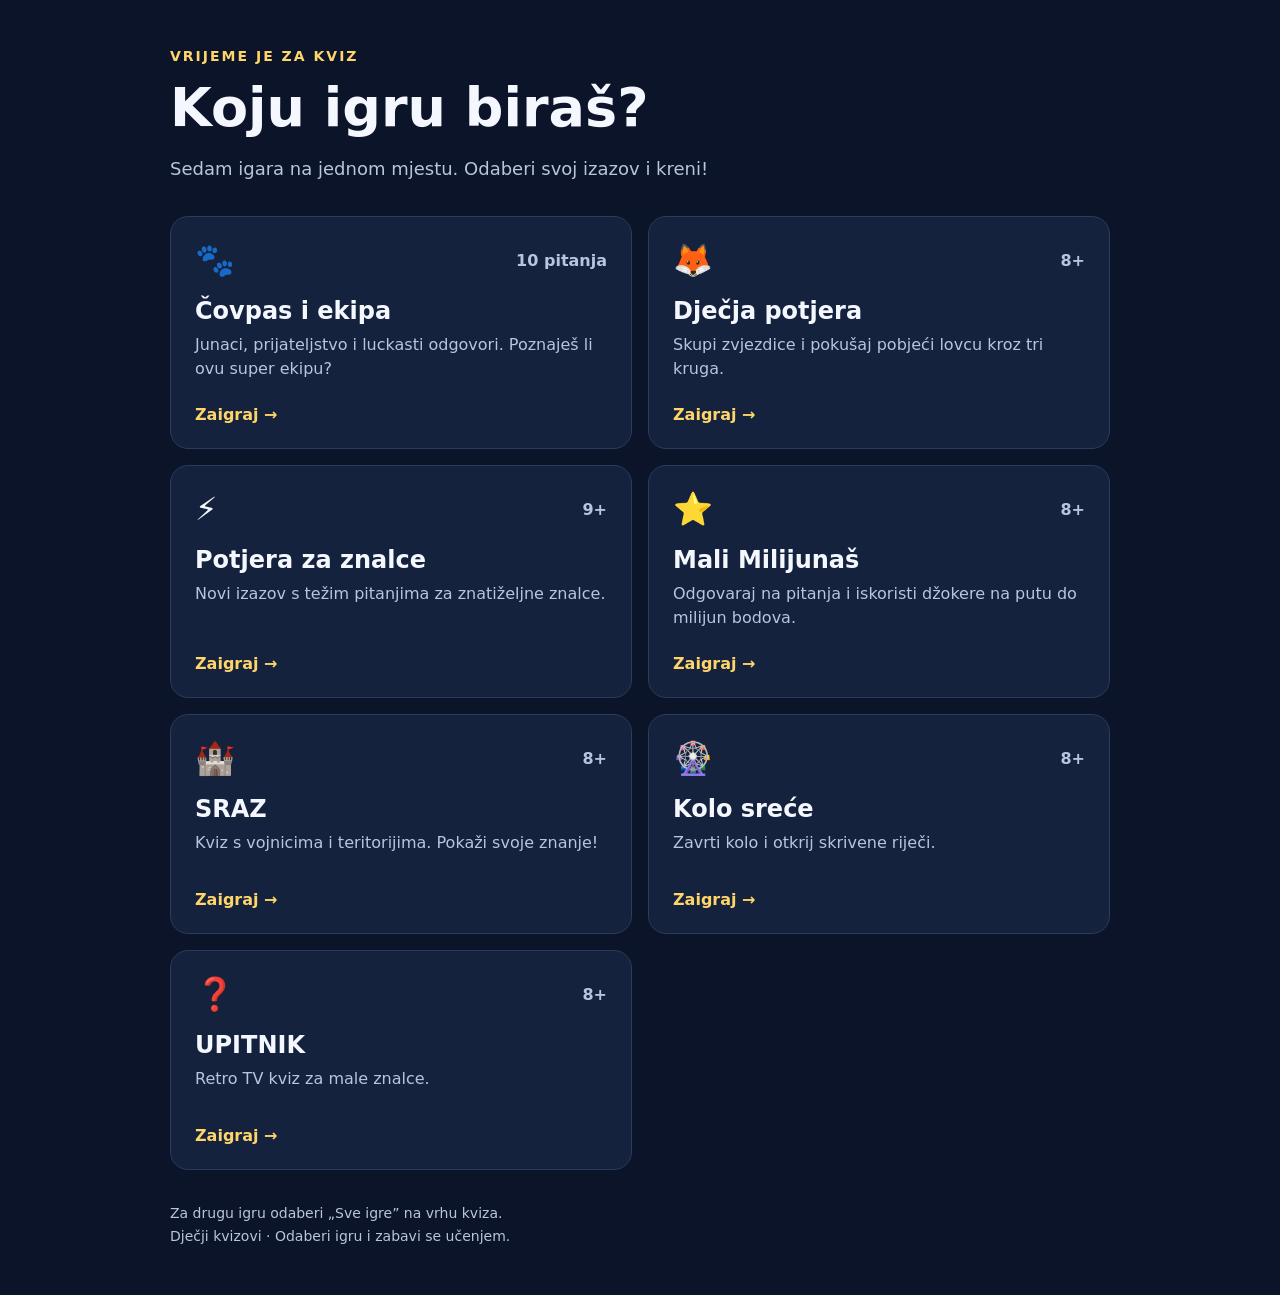
<file: index.html>
<!doctype html>
<html lang="hr"><head><meta charset="utf-8"><meta name="viewport" content="width=device-width,initial-scale=1"><title>Dječji kvizovi · Odaberi igru</title><style>
:root{color-scheme:dark;font-family:system-ui,sans-serif;background:#0b1429;color:#f5f7ff}*{box-sizing:border-box}body{margin:0}main{max-width:980px;margin:auto;padding:48px 20px}header{margin-bottom:32px}.label{color:#ffd56a;font-size:14px;font-weight:800;letter-spacing:2px}h1{font-size:clamp(32px,6vw,54px);line-height:1.1;margin:14px 0}header p{color:#b7c5dd;font-size:18px;line-height:1.6}.games{display:grid;grid-template-columns:repeat(2,minmax(0,1fr));gap:16px}.game{display:flex;flex-direction:column;padding:24px;background:#14223d;border:1px solid #2a3c5b;border-radius:18px;color:inherit;text-decoration:none;min-height:220px}.game:hover{border-color:#ffd56a;background:#1b2c49}.game:focus-visible{outline:3px solid #ffd56a;outline-offset:4px}.top{display:flex;align-items:center;justify-content:space-between}.icon{font-size:32px}.age{color:#b7c5dd;font-weight:700}h2{font-size:24px;margin:18px 0 8px}.game p{color:#b7c5dd;line-height:1.5;margin:0 0 24px}.play{margin-top:auto;color:#ffd56a;font-weight:800}footer{color:#b7c5dd;font-size:14px;line-height:1.6;margin-top:32px}@media(max-width:580px){main{padding:28px 16px}.games{grid-template-columns:1fr}.game{min-height:190px}}
</style></head><body><main><header><div class="label">VRIJEME JE ZA KVIZ</div><h1>Koju igru biraš?</h1><p>Sedam igara na jednom mjestu. Odaberi svoj izazov i kreni!</p></header><nav class="games" aria-label="Odabir kviza">
<a class="game" href="/djecji-kvizovi/covpas/"><div class="top"><span class="icon" aria-hidden="true">🐾</span><span class="age">10 pitanja</span></div><h2>Čovpas i ekipa</h2><p>Junaci, prijateljstvo i luckasti odgovori. Poznaješ li ovu super ekipu?</p><span class="play">Zaigraj →</span></a>
<a class="game" href="/djecji-kvizovi/potjera-8-plus/"><div class="top"><span class="icon" aria-hidden="true">🦊</span><span class="age">8+</span></div><h2>Dječja potjera</h2><p>Skupi zvjezdice i pokušaj pobjeći lovcu kroz tri kruga.</p><span class="play">Zaigraj →</span></a>
<a class="game" href="/djecji-kvizovi/9-plus/"><div class="top"><span class="icon" aria-hidden="true">⚡</span><span class="age">9+</span></div><h2>Potjera za znalce</h2><p>Novi izazov s težim pitanjima za znatiželjne znalce.</p><span class="play">Zaigraj →</span></a>
<a class="game" href="/djecji-kvizovi/milijunas-8-plus/"><div class="top"><span class="icon" aria-hidden="true">⭐</span><span class="age">8+</span></div><h2>Mali Milijunaš</h2><p>Odgovaraj na pitanja i iskoristi džokere na putu do milijun bodova.</p><span class="play">Zaigraj →</span></a>
<a class="game" href="/djecji-kvizovi/sraz-8-plus/"><div class="top"><span class="icon" aria-hidden="true">🏰</span><span class="age">8+</span></div><h2>SRAZ</h2><p>Kviz s vojnicima i teritorijima. Pokaži svoje znanje!</p><span class="play">Zaigraj →</span></a>
<a class="game" href="/djecji-kvizovi/kolo-srece/"><div class="top"><span class="icon" aria-hidden="true">🎡</span><span class="age">8+</span></div><h2>Kolo sreće</h2><p>Zavrti kolo i otkrij skrivene riječi.</p><span class="play">Zaigraj →</span></a>
<a class="game" href="/djecji-kvizovi/upitnik-8-plus/"><div class="top"><span class="icon" aria-hidden="true">❓</span><span class="age">8+</span></div><h2>UPITNIK</h2><p>Retro TV kviz za male znalce.</p><span class="play">Zaigraj →</span></a>
</nav><footer>Za drugu igru odaberi „Sve igre” na vrhu kviza.<br>Dječji kvizovi · Odaberi igru i zabavi se učenjem.</footer></main></body></html>
</file>
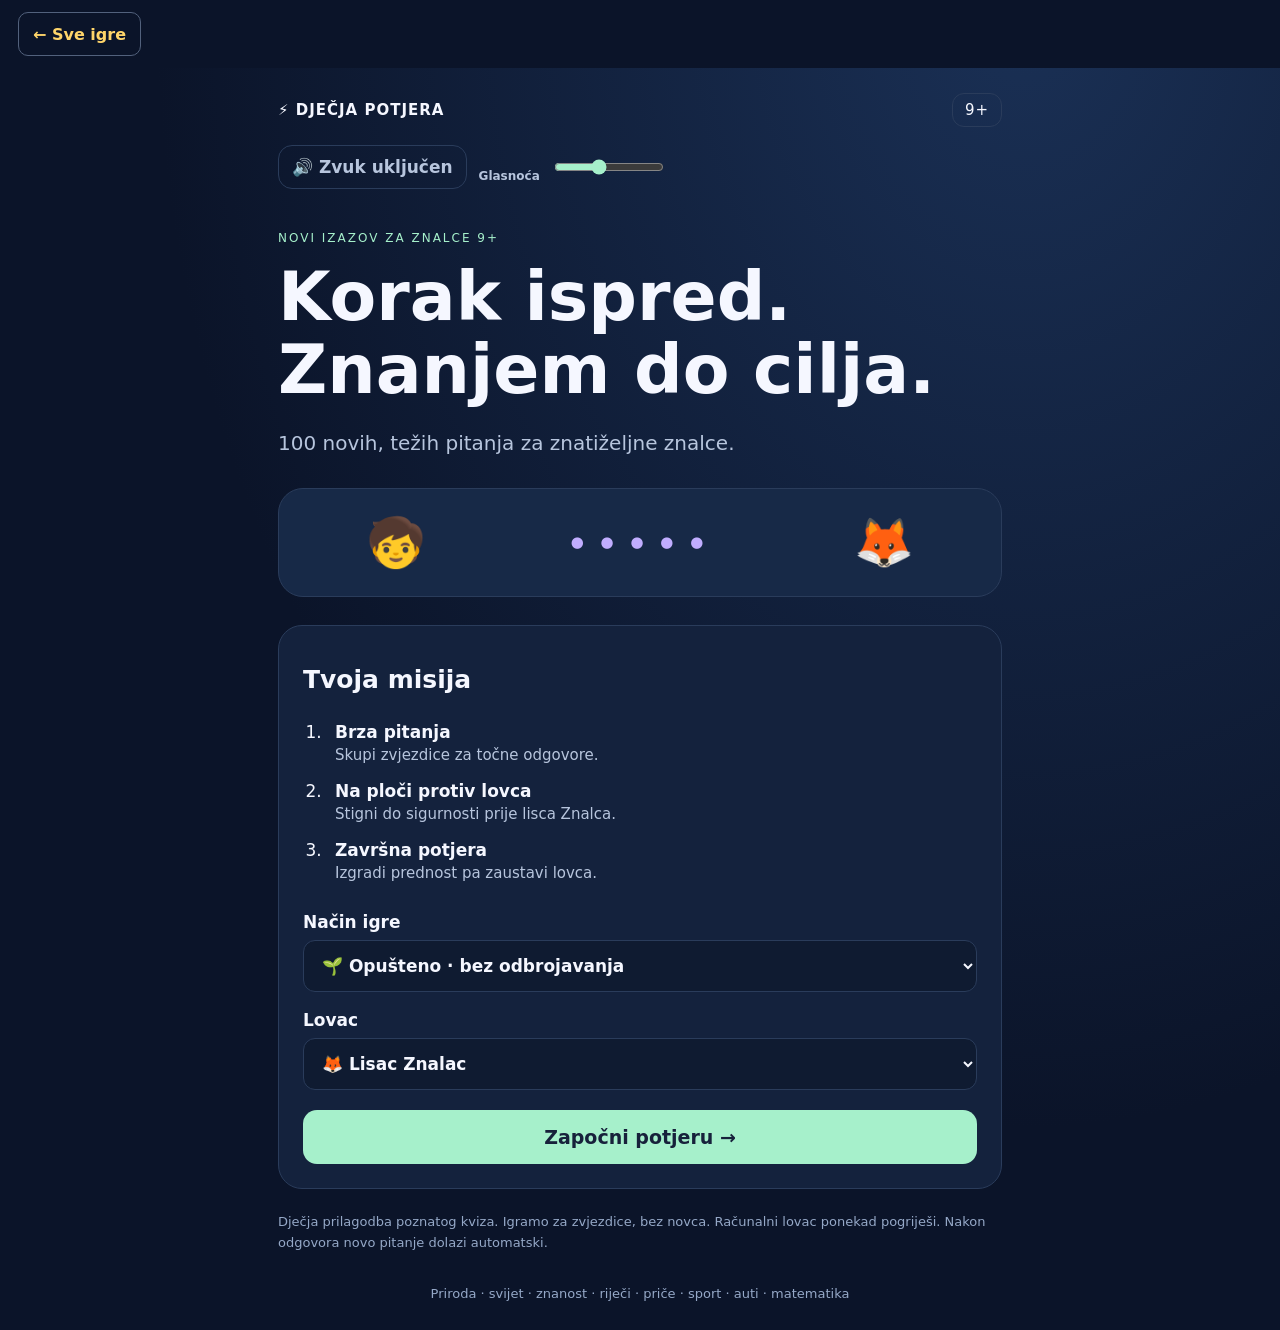
<file: 9-plus/index.html>
<!doctype html><html lang="hr"><head><meta charset="utf-8"><meta name="viewport" content="width=device-width,initial-scale=1"><title>Dječja Potjera 9+</title><link rel="stylesheet" href="style.css"></head><body><nav id="quiz-hub-return" aria-label="Povratak na izbor igre" style="display:block;position:relative;padding:12px 18px;background:#0b1429;text-align:left;font:700 16px system-ui;z-index:1"><a href="/djecji-kvizovi/" style="display:inline-flex;align-items:center;min-height:44px;padding:0 14px;border:1px solid #52617c;border-radius:10px;color:#ffd56a;text-decoration:none">← Sve igre</a></nav><main><header><b>⚡ DJEČJA POTJERA</b><span>9+</span></header><div class="soundbar"><button id="soundToggle" class="quiet" aria-pressed="true">🔊 Zvuk uključen</button><label for="soundVolume">Glasnoća</label><input id="soundVolume" type="range" min="0" max="100" value="40" aria-label="Glasnoća zvuka"></div><section id="home"><div class="eyebrow">NOVI IZAZOV ZA ZNALCE 9+</div><h1>Korak ispred.<br>Znanjem do cilja.</h1><p class="lead">100 novih, težih pitanja za znatiželjne znalce.</p><div class="hero"><span>🧒</span><div class="trail">● ● ● ● ●</div><span>🦊</span></div><div class="panel"><h2>Tvoja misija</h2><ol><li><b>Brza pitanja</b><small>Skupi zvjezdice za točne odgovore.</small></li><li><b>Na ploči protiv lovca</b><small>Stigni do sigurnosti prije lisca Znalca.</small></li><li><b>Završna potjera</b><small>Izgradi prednost pa zaustavi lovca.</small></li></ol><label>Način igre<select id="mode"><option value="calm">🌱 Opušteno · bez odbrojavanja</option><option value="timed">⚡ Izazov · 60 sekundi po brzoj rundi</option></select></label><label>Lovac<select id="difficulty"><option value="0.45">🦊 Lisac početnik</option><option value="0.65" selected>🦊 Lisac Znalac</option></select></label><button id="start" class="primary">Započni potjeru →</button></div><p class="note">Dječja prilagodba poznatog kviza. Igramo za zvjezdice, bez novca. Računalni lovac ponekad pogriješi. Nakon odgovora novo pitanje dolazi automatski.</p></section><section id="play" hidden><div class="status"><span id="phase"></span><b id="clock"></b><span id="stars"></span></div><div id="board" class="board" hidden></div><div id="race" hidden></div><div class="panel"><div class="qtop"><span id="category" class="pill"></span><button id="read" class="quiet">🔊 Pročitaj</button></div><h2 id="question"></h2><div id="answers"></div><div id="feedback" role="status" aria-live="polite"></div><button id="next" class="primary" hidden>Dalje →</button><button id="skip" class="quiet">Preskoči pitanje</button></div><button id="quit" class="quiet">⌂ Nova igra</button></section><section id="inter" class="panel" hidden><div id="interIcon" class="big">⭐</div><h2 id="interTitle"></h2><p id="interText"></p><div id="offers"></div><button id="continue" class="primary">Nastavi →</button></section><section id="end" class="panel" hidden><div id="endIcon" class="big"></div><h1 id="endTitle"></h1><p id="endText"></p><button id="again" class="primary">Igraj ponovno →</button></section><footer>Priroda · svijet · znanost · riječi · priče · sport · auti · matematika</footer></main><script src="data.js"></script><script src="sound.js"></script><script src="app.js"></script></body></html>
</file>
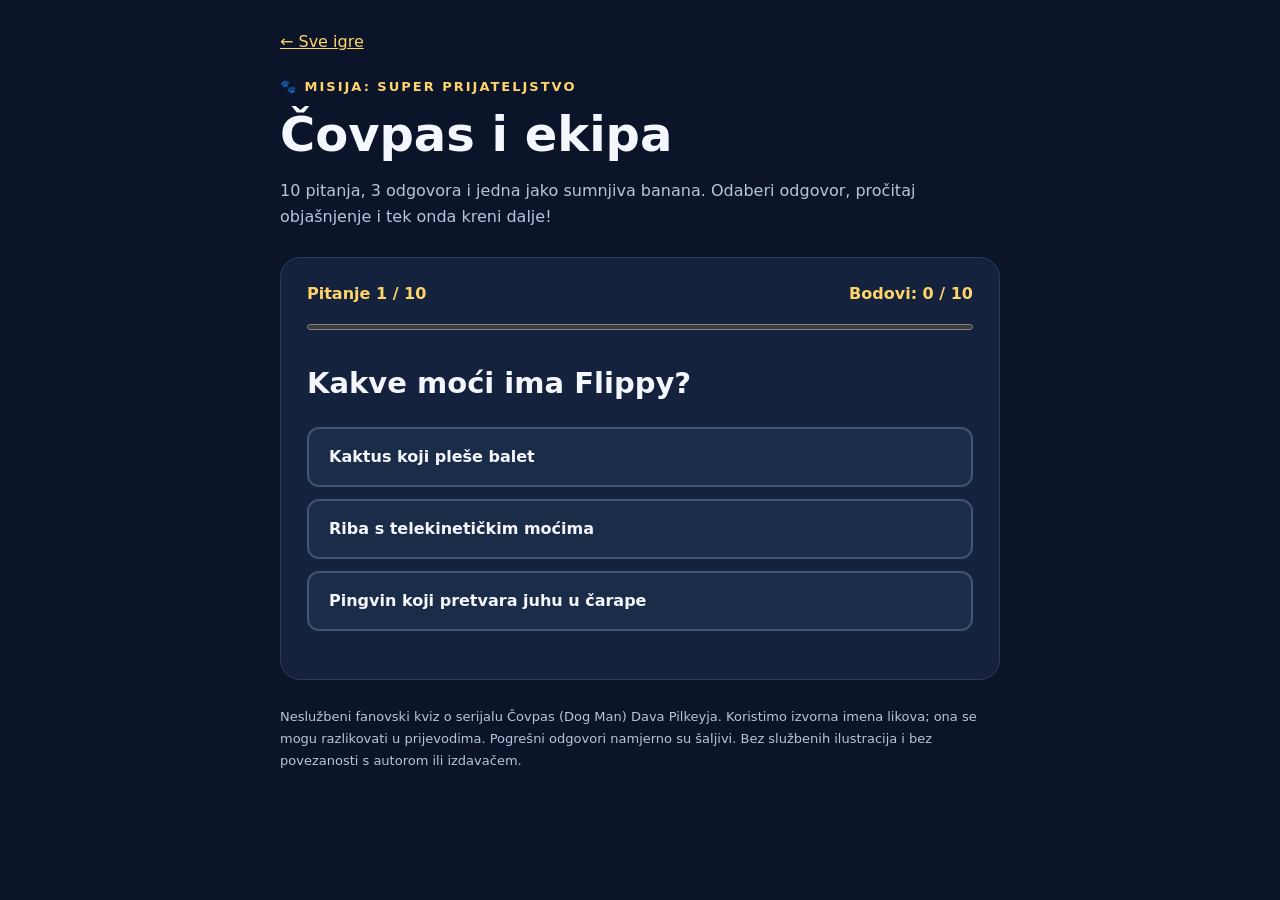
<file: covpas/index.html>
<!doctype html>
<html lang="hr">
<head><meta charset="utf-8"><meta name="viewport" content="width=device-width,initial-scale=1"><meta name="description" content="Čovpas i ekipa: deset veselih pitanja o junacima, prijateljstvu i supermoćima. Neslužbeni fanovski kviz."><title>Čovpas i ekipa · Dječji kvizovi</title>
<style>
:root{color-scheme:dark;font-family:system-ui,sans-serif;background:#0b1429;color:#f5f7ff}*{box-sizing:border-box}body{margin:0}main{max-width:760px;margin:auto;padding:32px 20px}a{color:#ffd56a}header{margin:28px 0}.label{color:#ffd56a;font-weight:800;letter-spacing:2px;font-size:13px}h1{font-size:clamp(32px,7vw,48px);margin:12px 0}p{line-height:1.6;color:#b7c5dd}.panel{background:#14223d;border:1px solid #2a3c5b;border-radius:20px;padding:26px}.stats{display:flex;justify-content:space-between;gap:12px;flex-wrap:wrap;font-weight:700;color:#ffd56a}progress{width:100%;height:12px;accent-color:#ffd56a;margin:18px 0}h2{font-size:clamp(23px,5vw,29px);line-height:1.35;margin:12px 0 24px}#choices{display:grid;gap:12px}button{font:inherit;line-height:1.5;cursor:pointer;border-radius:12px;min-height:58px;padding:16px 20px;overflow-wrap:anywhere}#choices button{text-align:left;background:#1b2c49;color:#f5f7ff;border:2px solid #405573;font-weight:650;width:100%}#choices button:hover:not(:disabled){border-color:#ffd56a}button:focus-visible,a:focus-visible{outline:3px solid #ffd56a;outline-offset:4px}#choices button:disabled{cursor:default;opacity:1}#choices button.correct{background:#163e36;border-color:#75e0b2}#choices button.wrong{background:#482a39;border-color:#ffa7bb}#feedback{line-height:1.65;margin:22px 0;color:#f5f7ff}#next,#replay{background:#ffd56a;color:#172039;border:0;font-weight:800;width:100%}#storage-warning{background:#413921;padding:14px;border-radius:12px;color:#ffe9ab}footer{font-size:13px;line-height:1.7;color:#b7c5dd;margin-top:26px}[hidden]{display:none!important}@media(max-width:450px){main{padding:24px 14px}.panel{padding:20px 16px}}
</style></head>
<body><main><a href="/djecji-kvizovi/">← Sve igre</a><header><div class="label">🐾 MISIJA: SUPER PRIJATELJSTVO</div><h1>Čovpas i ekipa</h1><p>10 pitanja, 3 odgovora i jedna jako sumnjiva banana. Odaberi odgovor, pročitaj objašnjenje i tek onda kreni dalje!</p></header>
<p id="storage-warning" role="status" hidden>Spremanje nije dostupno u ovom pregledniku. Možeš igrati, ali nakon osvježavanja stranice napredak se neće sačuvati.</p>
<section class="panel" aria-label="Kviz"><div class="stats"><span id="progress-label"></span><span id="score"></span></div><progress id="progress" max="10" value="0" aria-label="Broj odgovorenih pitanja"></progress>
<div id="round"><h2 id="question" tabindex="-1"></h2><div id="choices" aria-label="Ponuđeni odgovori"></div><p id="feedback" role="status" aria-live="polite"></p><button id="next" hidden>Sljedeće pitanje →</button></div>
<div id="result" hidden><h2 id="outcome" tabindex="-1"></h2><p id="summary"></p><p>Odgovorio/la si na svih 10 pitanja — banka je iscrpljena! Nema novih pitanja u ovoj igri. Samo ako želiš, ponovno odigraj istih deset u novom, izmiješanom redoslijedu.</p><button id="replay">Ponovno odigraj istih 10 pitanja ↻</button></div></section>
<footer>Neslužbeni fanovski kviz o serijalu Čovpas (Dog Man) Dava Pilkeyja. Koristimo izvorna imena likova; ona se mogu razlikovati u prijevodima. Pogrešni odgovori namjerno su šaljivi. Bez službenih ilustracija i bez povezanosti s autorom ili izdavačem.</footer><noscript><p>Za igru uključi JavaScript u pregledniku.</p></noscript></main>
<script>
'use strict';
const bank = [
 {q:'Tko je Čovpas?',a:['Policajac s ljudskim tijelom i psećom glavom','Pekar s glavom kroasana','Pas koji glumi semafor'],e:'Čovpas spaja ljudsko tijelo i pseću glavu. Bori se protiv zločina, ali pseće navike ne ostavlja kod kuće!'},
 {q:'Tko je Petey?',a:['Mačak izumitelj i nekadašnji protivnik','Hrčak koji popravlja oblake','Tajni kralj sendviča'],e:'Petey je mačak i izumitelj koji je bio Čovpasov protivnik. Njegova priča pokazuje da se i likovi mogu promijeniti.'},
 {q:"Kako je nastao Li’l Petey?",a:['Nastao je u Peteyjevu stroju za kloniranje','Izlegao se iz čokoladnog jajeta','Dostavila ga je leteća pizza'],e:"Li’l Petey nastao je Peteyjevim pokušajem kloniranja. Umjesto velike pomoći pojavio se mali mačić s velikim srcem!"},
 {q:"Koja osobina najbolje opisuje Li’l Peteyja?",a:['Dobrota: u svima vidi nešto dobro','Skuplja čarape samo lijevom šapom','Uvijek ljutito viče na brokulu'],e:"Li’l Petey je suosjećajan i u drugima traži dobro. Dobrota je njegova posebna supermoć."},
 {q:'Tko je 80-HD?',a:['Robot i prijatelj ekipe','Televizor koji jede kokice','Osamdeset hrčaka u baloneru'],e:"80-HD je robot i odan prijatelj Li’l Peteyja i Čovpasa. Prijateljstvo ne treba biti od krvi i mesa!"},
 {q:'Kakve moći ima Flippy?',a:['Riba s telekinetičkim moćima','Kaktus koji pleše balet','Pingvin koji pretvara juhu u čarape'],e:'Flippy je riba s telekinetičkim moćima: može pomicati stvari snagom uma. Peraje mu zato nisu prepreka!'},
 {q:'Tko je Chief?',a:['Šef policije','Glavni kušač sladoleda na Mjesecu','Kapetan podmornice od sira'],e:'Chief je šef policije, odnosno Čovpasov nadređeni. S takvim policajcem radni dan teško može biti dosadan.'},
 {q:'Čime se bavi Sarah Hatoff?',a:['Novinarka','Trenerica letećih krastavaca','Prodavačica nevidljivih šešira'],e:'Sarah Hatoff je novinarka koja izvještava o događajima. Dobra priča uvijek joj je blizu!'},
 {q:'Tko je Zuzu?',a:['Sarahina pudlica','Zmaj veličine papuče','Robot usisavač s brkovima'],e:'Zuzu je pudlica novinarke Sarah Hatoff. I mali pas ima svoje mjesto među velikim pustolovinama!'},
 {q:"Kako se zove ekipa Čovpasa, Li’l Peteyja i 80-HD-ja?",a:['Supa Buddies','Družina hrskavih papuča','Liga uspavanih banana'],e:'Njihova superherojska ekipa zove se Supa Buddies. Zajedno pokazuju koliko vrijede prijateljstvo i suradnja.'}
];
const KEY='djecji-kvizovi:covpas:session:v1';
const $=id=>document.getElementById(id);
function shuffle(items){const a=[...items];for(let i=a.length-1;i>0;i--){const j=Math.floor(Math.random()*(i+1));[a[i],a[j]]=[a[j],a[i]];}return a;}
function fresh(){return {order:shuffle(bank.map((_,i)=>i)),options:bank.map(()=>shuffle([0,1,2])),answers:Array(10).fill(null),index:0,score:0};}
function permutation(a,n){return Array.isArray(a)&&a.length===n&&new Set(a).size===n&&a.every(x=>Number.isInteger(x)&&x>=0&&x<n);}
function valid(s){return s&&permutation(s.order,10)&&Array.isArray(s.options)&&s.options.length===10&&s.options.every(a=>permutation(a,3))&&Number.isInteger(s.index)&&s.index>=0&&s.index<=10&&Array.isArray(s.answers)&&s.answers.length===10&&s.answers.every((a,i)=>(a===null||Number.isInteger(a)&&a>=0&&a<3)&&(i<s.index?a!==null:i>s.index?a===null:true))&&s.score===s.answers.filter(a=>a===0).length;}
function storageFailed(){$('storage-warning').hidden=false;}
let state;
try{const saved=JSON.parse(localStorage.getItem(KEY));state=valid(saved)?saved:fresh();}catch{storageFailed();state=fresh();}
function save(){try{localStorage.setItem(KEY,JSON.stringify(state));}catch{storageFailed();}}
function render(){
 const done=state.index===10;const answered=state.answers.filter(a=>a!==null).length;
 $('score').textContent=`Bodovi: ${state.score} / 10`;
 $('progress-label').textContent=done?'Misija završena!':`Pitanje ${state.index+1} / 10`;
 $('progress').value=answered;$('round').hidden=done;$('result').hidden=!done;
 if(done){$('outcome').textContent=state.score>=8?'🏅 Superšapa znanja!':state.score>=5?'🦴 Detektiv s dobrim njuhom!':'🍌 Junak na obuci — banana nije kriva!';$('summary').textContent=`Tvoj rezultat: ${state.score} / 10. ${state.score>=8?'Čak bi ti i 80-HD zapljeskao!':state.score>=5?'Još malo njuškanja i slučaj je riješen!':'Svaki junak nešto nauči. Li’l Petey navija za tebe!'}`;return;}
 const id=state.order[state.index],q=bank[id],chosen=state.answers[state.index];
 $('question').textContent=q.q;$('choices').replaceChildren();
 for(const option of state.options[id]){const b=document.createElement('button');b.textContent=q.a[option];b.disabled=chosen!==null;if(chosen!==null){if(option===0)b.className='correct';else if(option===chosen)b.className='wrong';}b.addEventListener('click',()=>answer(option));$('choices').append(b);}
 $('feedback').textContent=chosen===null?'':`${chosen===0?'✓ Točno!':'✗ Nije točno. Točan odgovor: '+q.a[0]+'.'} ${q.e}`;
 $('next').hidden=chosen===null;$('next').textContent=state.index===9?'Pogledaj rezultat →':'Sljedeće pitanje →';
}
function answer(option){if(state.index>=10||state.answers[state.index]!==null)return;state.answers[state.index]=option;if(option===0)state.score++;save();render();$('next').focus();}
$('next').addEventListener('click',()=>{if(state.index>=10||state.answers[state.index]===null)return;state.index++;save();render();$(state.index===10?'outcome':'question').focus();});
$('replay').addEventListener('click',()=>{if(state.index!==10)return;state=fresh();save();render();$('question').focus();});
save();render();
</script></body></html>
</file>
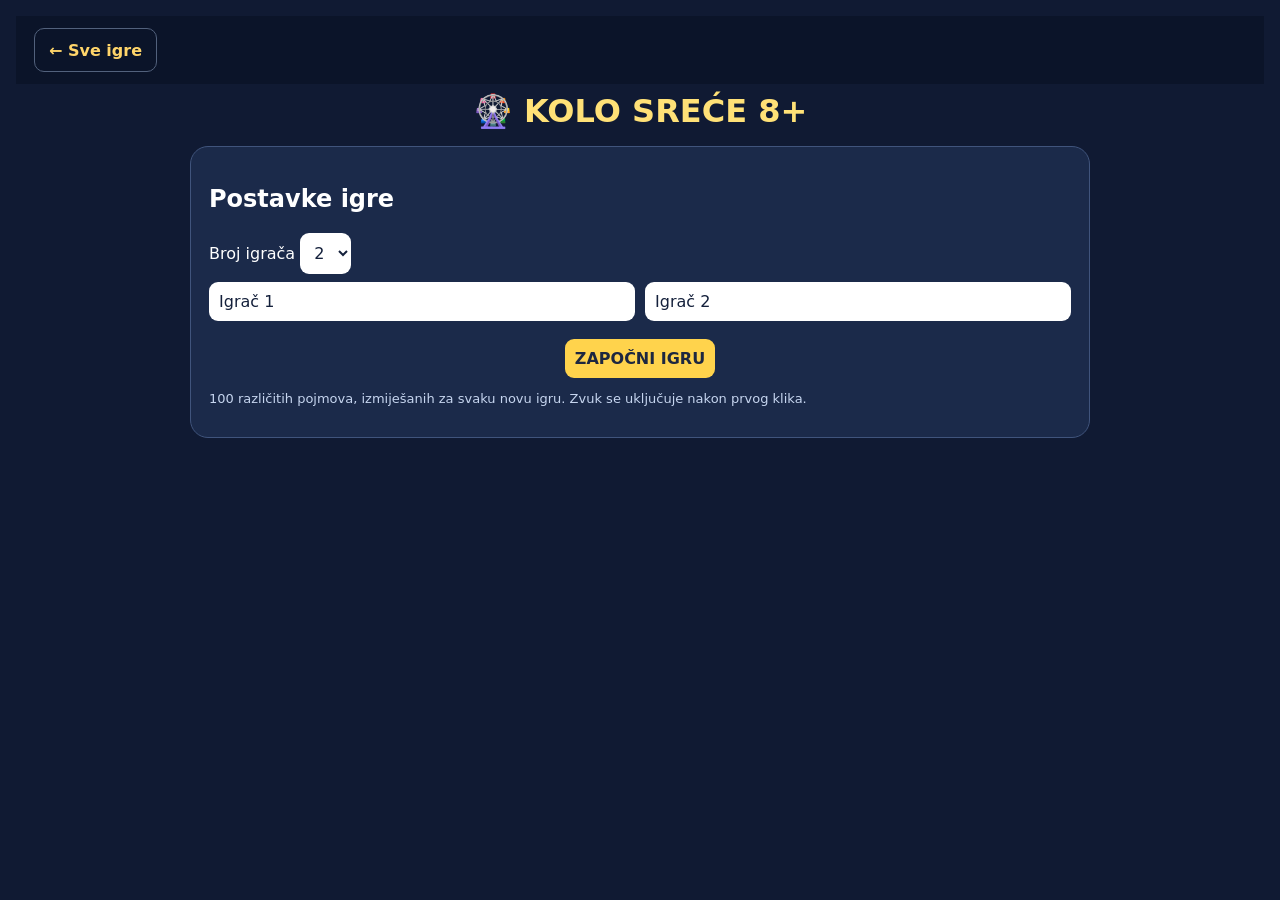
<file: kolo-srece/index.html>
<!doctype html><html lang="hr"><head><meta charset="utf-8"><meta name="viewport" content="width=device-width,initial-scale=1"><title>Kolo sreće 8+</title><style>
:root{font-family:system-ui,Arial;background:#101a33;color:#fff}*{box-sizing:border-box}body{margin:0;padding:16px}main{max-width:900px;margin:auto}.panel{background:#1b2a4a;border:1px solid #40547c;border-radius:18px;padding:18px;margin:12px 0}h1{text-align:center;color:#ffe177;margin:8px 0 16px}button,input,select{font:inherit;border-radius:9px;padding:10px}button{cursor:pointer;background:#ffd34c;color:#1d2740;border:0;font-weight:700}button:disabled{opacity:.38;cursor:not-allowed}input,select{background:#fff;color:#14203b;border:0;max-width:100%}.row{display:flex;flex-wrap:wrap;gap:8px;align-items:center;justify-content:center}.names{display:grid;grid-template-columns:repeat(auto-fit,minmax(150px,1fr));gap:10px}.player{padding:10px;border-radius:10px;background:#2b3c61;text-align:center}.active{outline:3px solid #f9d65c}.puzzle{display:flex;justify-content:center;flex-wrap:wrap;gap:4px;margin:18px 0}.tile{display:flex;align-items:center;justify-content:center;width:clamp(24px,5vw,42px);height:48px;border-radius:5px;background:#eaf8ff;color:#102342;font-size:22px;font-weight:900}.space{width:15px}.letters{display:flex;justify-content:center;gap:6px;flex-wrap:wrap}.letters button{min-width:37px}.letters button.vowel{background:#a4d8ff}.wheel{width:min(290px,80vw);aspect-ratio:1;border-radius:50%;margin:10px auto;position:relative;border:8px solid #ffe177;background:conic-gradient(#e34b55 0deg 30deg,#308cd6 30deg 60deg,#30ad80 60deg 90deg,#9a66d2 90deg 120deg,#efaa34 120deg 150deg,#2d9dbe 150deg 180deg,#d95f9e 180deg 210deg,#56aa4a 210deg 240deg,#f17d37 240deg 270deg,#6676d9 270deg 300deg,#b63245 300deg 330deg,#687486 330deg 360deg);transition:transform 2.2s cubic-bezier(.13,.75,.22,1)}.wheel:after{content:'★';position:absolute;inset:37%;display:grid;place-items:center;border-radius:50%;background:white;color:#18274c;font-size:35px}.pointer{text-align:center;color:#ffe177;font-size:32px;line-height:1}.center{text-align:center}.hidden{display:none!important}.notice{min-height:28px;color:#ffe177;text-align:center;font-weight:700}.small{font-size:13px;color:#c6d5ef}.controls{display:flex;flex-wrap:wrap;gap:8px;justify-content:center}.secondary{background:#d2e0f5}#category{color:#ffe177}label{display:block;margin:8px 0}#guess{width:min(320px,100%)}@media(max-width:450px){.tile{height:36px;font-size:17px}.panel{padding:12px}.letters button{min-width:33px;padding:8px}}
</style></head><body><nav id="quiz-hub-return" aria-label="Povratak na izbor igre" style="display:block;position:relative;padding:12px 18px;background:#0b1429;text-align:left;font:700 16px system-ui;z-index:1"><a href="/djecji-kvizovi/" style="display:inline-flex;align-items:center;min-height:44px;padding:0 14px;border:1px solid #52617c;border-radius:10px;color:#ffd56a;text-decoration:none">← Sve igre</a></nav><main><h1>🎡 KOLO SREĆE 8+</h1><section class="panel" id="setup"><h2>Postavke igre</h2><label>Broj igrača <select id="count"><option>1</option><option selected>2</option><option>3</option><option>4</option><option>5</option><option>6</option></select></label><div id="nameInputs" class="names"></div><div class="center" style="margin-top:18px"><button id="start">ZAPOČNI IGRU</button></div><p class="small">100 različitih pojmova, izmiješanih za svaku novu igru. Zvuk se uključuje nakon prvog klika.</p></section><section id="game" class="hidden"><div class="panel"><div class="row" style="justify-content:space-between"><b id="round"></b><b id="category"></b><button id="mute" class="secondary">🔊 Zvuk uključen</button></div><div id="players" class="names" style="margin-top:12px"></div></div><div class="panel"><div id="puzzle" class="puzzle"></div><div id="message" class="notice"></div><div class="pointer">▼</div><div class="wheel" id="wheel"></div><div class="center"><h2 id="prize">Zavrti kolo!</h2><button id="spin">🎡 ZAVRTI KOLO</button></div></div><div class="panel"><h3>Suglasnici</h3><div id="consonants" class="letters"></div><h3>Samoglasnici (250 bodova)</h3><div id="vowels" class="letters"></div><div class="center" style="margin-top:18px"><input id="guess" placeholder="Pogodi cijeli pojam"><button id="solve">POTVRDI (+1000)</button></div><div class="controls" style="margin-top:15px"><button id="pass" class="secondary">Preskoči potez</button><button id="next" class="hidden">Sljedeći pojam →</button><button id="restart" class="secondary">Nova igra</button></div></div></section></main><script>
const groups=[['Životinje','SLON','ŽIRAFA','KROKODIL','PINGVIN','LEOPARD','DUPIN','VJEVERICA','KORNJAČA','NOSOROG','HOBOTNICA','KLOKAN','JEŽ','PAPIGA','LISICA','SOVA','MORSKI PAS','POLARNI MEDVJED','DIVLJA SVINJA','CRVENA PANDA','MORSKI KONJIC'],['Sport','NOGOMET','KOŠARKA','ODBOJKA','RUKOMET','TENIS','PLIVANJE','SKIJANJE','BICIKLIZAM','KLIZANJE','GIMNASTIKA','STOLNI TENIS','VATERPOLO','ATLETIKA','KARATE','BADMINTON'],['Vozila','AUTOMOBIL','VATROGASNO VOZILO','AUTOBUS','TRAKTOR','MOTOCIKL','HELIKOPTER','ZRAKOPLOV','PODMORNICA','JEDRILICA','ROMOBIL','TERETNI VLAK','POLICIJSKI AUTO','HITNA POMOĆ','SVEMIRSKI BROD','TRKAĆI AUTOMOBIL'],['Hrana','PALAČINKE','ČOKOLADA','SLADOLED','LUBENICA','JAGODA','ŠPAGETI','KOKICE','KUKURUZ','MANDARINA','PIZZA','KROASAN','POMFRIT','VOĆNA SALATA','ČOKOLADNA TORTA','SENDVIČ'],['Priroda','DUGA','VULKAN','POTRES','SLAP','PUSTINJA','PLANINA','OCEAN','OTOK','ŠUMA','PAHULJICA','GRMLJAVINA','SUNČEVA SVJETLOST','ZVIJEZDA PADALICA','SJEVERNI POL','VODOPAD'],['Zanimanja','VATROGASAC','ASTRONAUT','VETERINAR','KUHAR','POLICAJAC','UČITELJ','DIMNJAČAR','PILOT','ZUBAR','ARHEOLOG','KNJIŽNIČAR','NOGOMETNI SUDAC','POŠTAR','FRIZER','SLASTIČAR'],['Zabava','ŠKOLSKA TORBA','ČAROBNI ŠTAPIĆ','ROĐENDANSKA TORTA','DRUŠTVENA IGRA','TAJNI PROLAZ','BLAGO PIRATA','ZMAJEVO JAJE','DJEČJE IGRALIŠTE','DVORAC OD PIJESKA','VREMENSKI STROJ']];
const bank=groups.flatMap(([cat,...words])=>words.map(word=>({cat,word})));const $=id=>document.getElementById(id);let names=[],scores=[],turn=0,round=0,order=[],seen=new Set(),value=null,solved=false,spinning=false,angle=0,sound=true,ctx=null;const sectors=[100,200,300,400,500,600,700,800,900,1000,'BANKROT','STOP'];const vowels='AEIOU';const alphabet='ABCČĆDĐEFGHIJKLMNOPRSŠTUVZŽ';
function audio(){if(!sound)return null;try{ctx??=new(window.AudioContext||window.webkitAudioContext)();if(ctx.state==='suspended')ctx.resume();return ctx}catch(e){return null}}
function beep(freq=440,duration=.12,type='sine',volume=.11,delay=0){const c=audio();if(!c)return;let o=c.createOscillator(),g=c.createGain(),t=c.currentTime+delay;o.type=type;o.frequency.setValueAtTime(freq,t);g.gain.setValueAtTime(volume,t);g.gain.exponentialRampToValueAtTime(.001,t+duration);o.connect(g);g.connect(c.destination);o.start(t);o.stop(t+duration+.01)}
function sfx(kind){if(kind==='tick')beep(660,.035,'square',.035);if(kind==='good'){beep(660,.12);beep(880,.18,'sine',.12,.13)}if(kind==='bad'){beep(260,.17,'sawtooth',.06);beep(180,.25,'sawtooth',.05,.17)}if(kind==='bank'){[360,300,240,180].forEach((f,i)=>beep(f,.19,'sawtooth',.08,i*.15))}if(kind==='win'){[523,659,784,1047,784,1047].forEach((f,i)=>beep(f,.21,'triangle',.12,i*.17))}}
function setMessage(s){$('message').textContent=s}function renderNames(){const n=+$('count').value;$('nameInputs').innerHTML='';for(let i=0;i<n;i++){const input=document.createElement('input');input.placeholder='Igrač '+(i+1);input.value='Igrač '+(i+1);input.id='name'+i;$('nameInputs').append(input)}}$('count').onchange=renderNames;renderNames();
function draw(){const item=bank[order[round]];$('round').textContent='Pojam '+(round+1)+' / '+bank.length;$('category').textContent=item.cat;$('players').innerHTML=names.map((n,i)=>`<div class="player ${turn===i?'active':''}"><b>${escapeHtml(n)}</b><div>${scores[i]} bodova</div></div>`).join('');$('puzzle').innerHTML=[...item.word].map(c=>c===' '?'<span class="space"></span>':`<span class="tile">${solved||seen.has(c)?c:'&nbsp;'}</span>`).join('');$('prize').textContent=solved?'RJEŠENO!':value===null?'Zavrti kolo!':value+' bodova po slovu';$('spin').disabled=solved||value!==null||spinning;$('guess').disabled=solved;$('solve').disabled=solved;$('pass').disabled=solved;$('next').classList.toggle('hidden',!solved);for(let [id,chars] of [['consonants',[...alphabet].filter(x=>!vowels.includes(x))],['vowels',[...vowels]]]){$(id).innerHTML='';for(let c of chars){let b=document.createElement('button');b.textContent=c;b.className=vowels.includes(c)?'vowel':'';b.disabled=solved||seen.has(c)||(vowels.includes(c)?scores[turn]<250:value===null)||spinning;b.onclick=()=>choose(c);$(id).append(b)}}}
function escapeHtml(x){return x.replace(/[&<>"']/g,c=>({'&':'&amp;','<':'&lt;','>':'&gt;','"':'&quot;',"'":'&#39;'}[c]))}function pass(){turn=(turn+1)%names.length;value=null;draw()}
function choose(c){if(solved||seen.has(c)||spinning)return;const vowel=vowels.includes(c);if(vowel&&scores[turn]<250)return;if(!vowel&&value===null)return;seen.add(c);if(vowel)scores[turn]-=250;let n=[...bank[order[round]].word].filter(x=>x===c).length;if(n){if(!vowel)scores[turn]+=n*value;sfx('good');value=null;setMessage('Bravo! Slovo '+c+' pojavljuje se '+n+' puta.');if([...bank[order[round]].word].every(x=>x===' '||seen.has(x)))win()}else{sfx('bad');pass();setMessage('Nema slova '+c+'. Sljedeći igrač!')}draw()}
function win(){solved=true;scores[turn]+=1000;sfx('win');setMessage('Bravo, '+names[turn]+'! Osvojeno je dodatnih 1000 bodova!')}
$('start').onclick=()=>{names=Array.from({length:+$('count').value},(_,i)=>$('name'+i).value.trim()||'Igrač '+(i+1));scores=names.map(()=>0);turn=round=0;order=bank.map((_,i)=>i);for(let i=order.length-1;i>0;i--){let j=Math.floor(Math.random()*(i+1));[order[i],order[j]]=[order[j],order[i]]}seen=new Set();value=null;solved=false;angle=0;$('setup').classList.add('hidden');$('game').classList.remove('hidden');setMessage('Na potezu: '+names[turn]);audio();draw()};
$('spin').onclick=()=>{if(value!==null||solved||spinning)return;spinning=true;let outcome=sectors[Math.floor(Math.random()*sectors.length)];angle+=1440+Math.floor(Math.random()*360);$('wheel').style.transform=`rotate(${angle}deg)`;let ticks=0;const timer=setInterval(()=>{if(++ticks>22){clearInterval(timer);return}sfx('tick')},95);setMessage('Kolo se vrti...');draw();setTimeout(()=>{spinning=false;if(outcome==='BANKROT'){scores[turn]=0;sfx('bank');pass();setMessage('💥 BANKROT! Sljedeći igrač.')}else if(outcome==='STOP'){sfx('bad');pass();setMessage('STOP! Gubiš potez.')}else{value=outcome;sfx('good');setMessage('Odaberi suglasnik za '+outcome+' bodova po pojavljivanju.')}draw()},2300)};
$('solve').onclick=()=>{if(solved)return;let guess=$('guess').value.trim().toLocaleUpperCase('hr-HR').replace(/\s+/g,' ');if(!guess)return;if(guess===bank[order[round]].word){win()}else{sfx('bad');pass();setMessage('Netočno! Sljedeći igrač.')} $('guess').value='';draw()};$('guess').addEventListener('keydown',e=>{if(e.key==='Enter')$('solve').click()});$('pass').onclick=()=>{pass();setMessage('Potez preskočen. Na redu: '+names[turn])};$('next').onclick=()=>{round++;if(round>=bank.length){let max=Math.max(...scores);let winners=names.filter((_,i)=>scores[i]===max);$('game').innerHTML=`<div class="panel center"><h2>🏆 Kraj igre!</h2><h3>Pobjednik: ${winners.map(escapeHtml).join(', ')}</h3><p>${scores.map((s,i)=>escapeHtml(names[i])+': '+s+' bodova').join('<br>')}</p><button onclick="location.reload()">Igraj ponovno</button></div>`;sfx('win');return}seen=new Set();value=null;solved=false;$('guess').value='';setMessage('Nova runda! Na redu: '+names[turn]);draw()};$('restart').onclick=()=>location.reload();$('mute').onclick=()=>{sound=!sound;$('mute').textContent=sound?'🔊 Zvuk uključen':'🔇 Zvuk isključen';if(sound)sfx('good')};
</script></body></html>
</file>
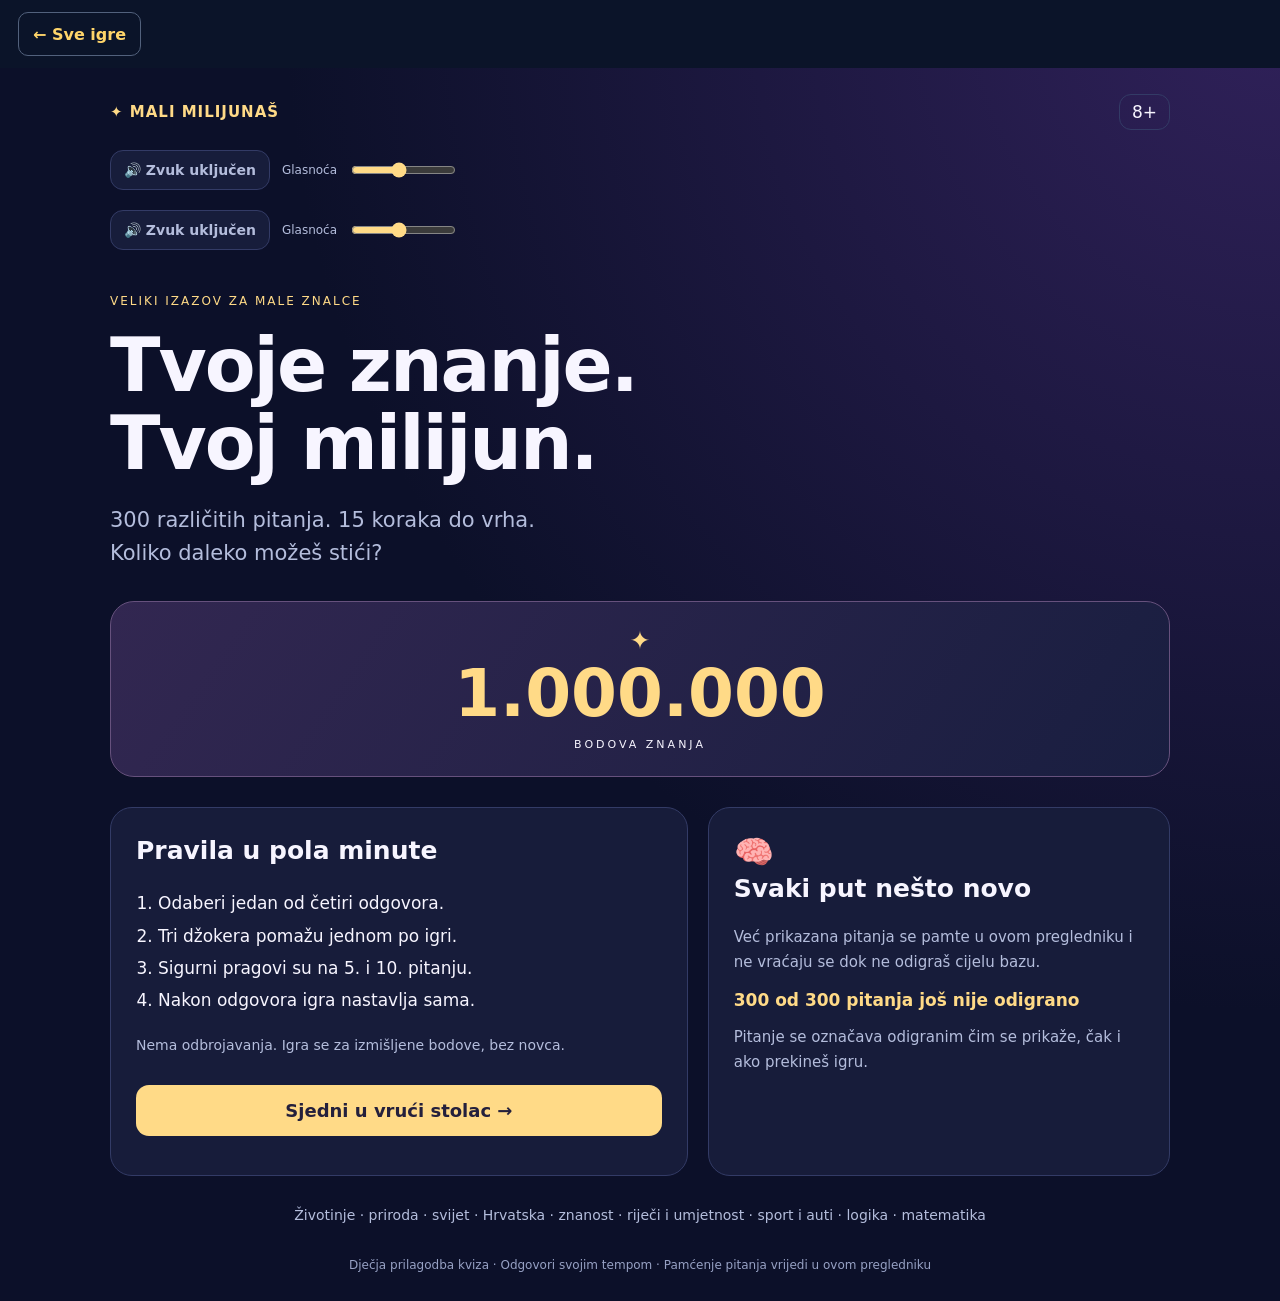
<file: milijunas-8-plus/index.html>
<!doctype html><html lang="hr"><head><meta charset="utf-8"><meta name="viewport" content="width=device-width,initial-scale=1"><title>Milijunaš 8+ · 300 pitanja</title><meta name="description" content="Dječji kviz s 300 različitih pitanja, 15 koraka do milijun bodova i džokerima. Bez ponavljanja do iscrpljenja baze."><link rel="stylesheet" href="style.css"></head><body><nav id="quiz-hub-return" aria-label="Povratak na izbor igre" style="display:block;position:relative;padding:12px 18px;background:#0b1429;text-align:left;font:700 16px system-ui;z-index:1"><a href="/djecji-kvizovi/" style="display:inline-flex;align-items:center;min-height:44px;padding:0 14px;border:1px solid #52617c;border-radius:10px;color:#ffd56a;text-decoration:none">← Sve igre</a></nav><main><header><a href="#" id="logo">✦ MALI MILIJUNAŠ</a><span class="age">8+</span></header><div class="soundbar"><button id="soundToggle" class="quiet" aria-pressed="true">🔊 Zvuk uključen</button><label for="soundVolume">Glasnoća</label><input id="soundVolume" type="range" min="0" max="100" value="45" aria-label="Glasnoća zvuka"><span id="soundStatus" role="status"></span></div><div class="soundbar"><button id="soundToggle" class="quiet" aria-pressed="true">🔊 Zvuk uključen</button><label for="soundVolume">Glasnoća</label><input id="soundVolume" type="range" min="0" max="100" value="45" aria-label="Glasnoća zvuka"><span id="soundStatus" role="status"></span></div><p id="storageWarning" role="status" hidden></p><section id="home"><div class="eyebrow">VELIKI IZAZOV ZA MALE ZNALCE</div><h1>Tvoje znanje.<br>Tvoj milijun.</h1><p class="lead">300 različitih pitanja. 15 koraka do vrha.<br>Koliko daleko možeš stići?</p><div class="million"><span>✦</span><b>1.000.000</b><small>BODOVA ZNANJA</small></div><div class="homegrid"><div class="card"><h2>Pravila u pola minute</h2><ol><li>Odaberi jedan od četiri odgovora.</li><li>Tri džokera pomažu jednom po igri.</li><li>Sigurni pragovi su na 5. i 10. pitanju.</li><li>Nakon odgovora igra nastavlja sama.</li></ol><p class="muted">Nema odbrojavanja. Igra se za izmišljene bodove, bez novca.</p><button id="start" class="primary">Sjedni u vrući stolac →</button></div><div class="card memory"><span>🧠</span><h2>Svaki put nešto novo</h2><p>Već prikazana pitanja se pamte u ovom pregledniku i ne vraćaju se dok ne odigraš cijelu bazu.</p><b id="remaining"></b><p id="roundNote" class="muted"></p><button id="reset" class="quiet" hidden>Ponovno otvori svih 300 pitanja</button><div id="resetConfirm" hidden><p>Želiš ponovno igrati cijelu bazu? Odigrana pitanja tada se mogu ponavljati.</p><button id="resetYes" class="quiet">Da, kreni iznova</button><button id="resetNo" class="quiet">Odustani</button></div></div></div><p class="topics">Životinje · priroda · svijet · Hrvatska · znanost · riječi i umjetnost · sport i auti · logika · matematika</p></section><section id="game" hidden><div class="gamehead"><div><span id="counter"></span><h2 id="prize"></h2></div><button id="read" class="quiet">🔊 Pročitaj</button></div><div class="layout"><div class="playarea"><div class="lifelines"><button id="fifty" title="Ukloni dva pogrešna odgovora">½ <span>50:50</span></button><button id="audience" title="Simulirana pomoć publike">♟ <span>Publika</span></button><button id="swap" title="Zamijeni pitanje drugim neodigranim">↻ <span>Zamjena</span></button></div><div class="card question"><div class="qmeta"><span id="category"></span><span id="difficulty"></span></div><h2 id="question"></h2><div id="answers"></div><div id="feedback" role="status" aria-live="polite"></div><div id="help" role="status" hidden></div></div><div class="bottom"><span id="guaranteed"></span><button id="walk" class="quiet">Odustani i zadrži bodove</button></div></div><aside class="card ladder"><h3>Ljestvica znanja</h3><ol id="ladder"></ol></aside></div></section><section id="end" hidden><div class="card result"><div id="endIcon">🌟</div><div class="eyebrow" id="endLabel"></div><h1 id="endTitle"></h1><p id="endText"></p><div id="endPrize"></div><button id="again" class="primary">Nova igra →</button><button id="back" class="quiet">Na početak</button></div></section><footer>Dječja prilagodba kviza · Odgovori svojim tempom · Pamćenje pitanja vrijedi u ovom pregledniku</footer></main><script src="data.js"></script><script src="audio-sources.js"></script><script src="sound.js"></script><script src="app.js"></script></body></html>
</file>
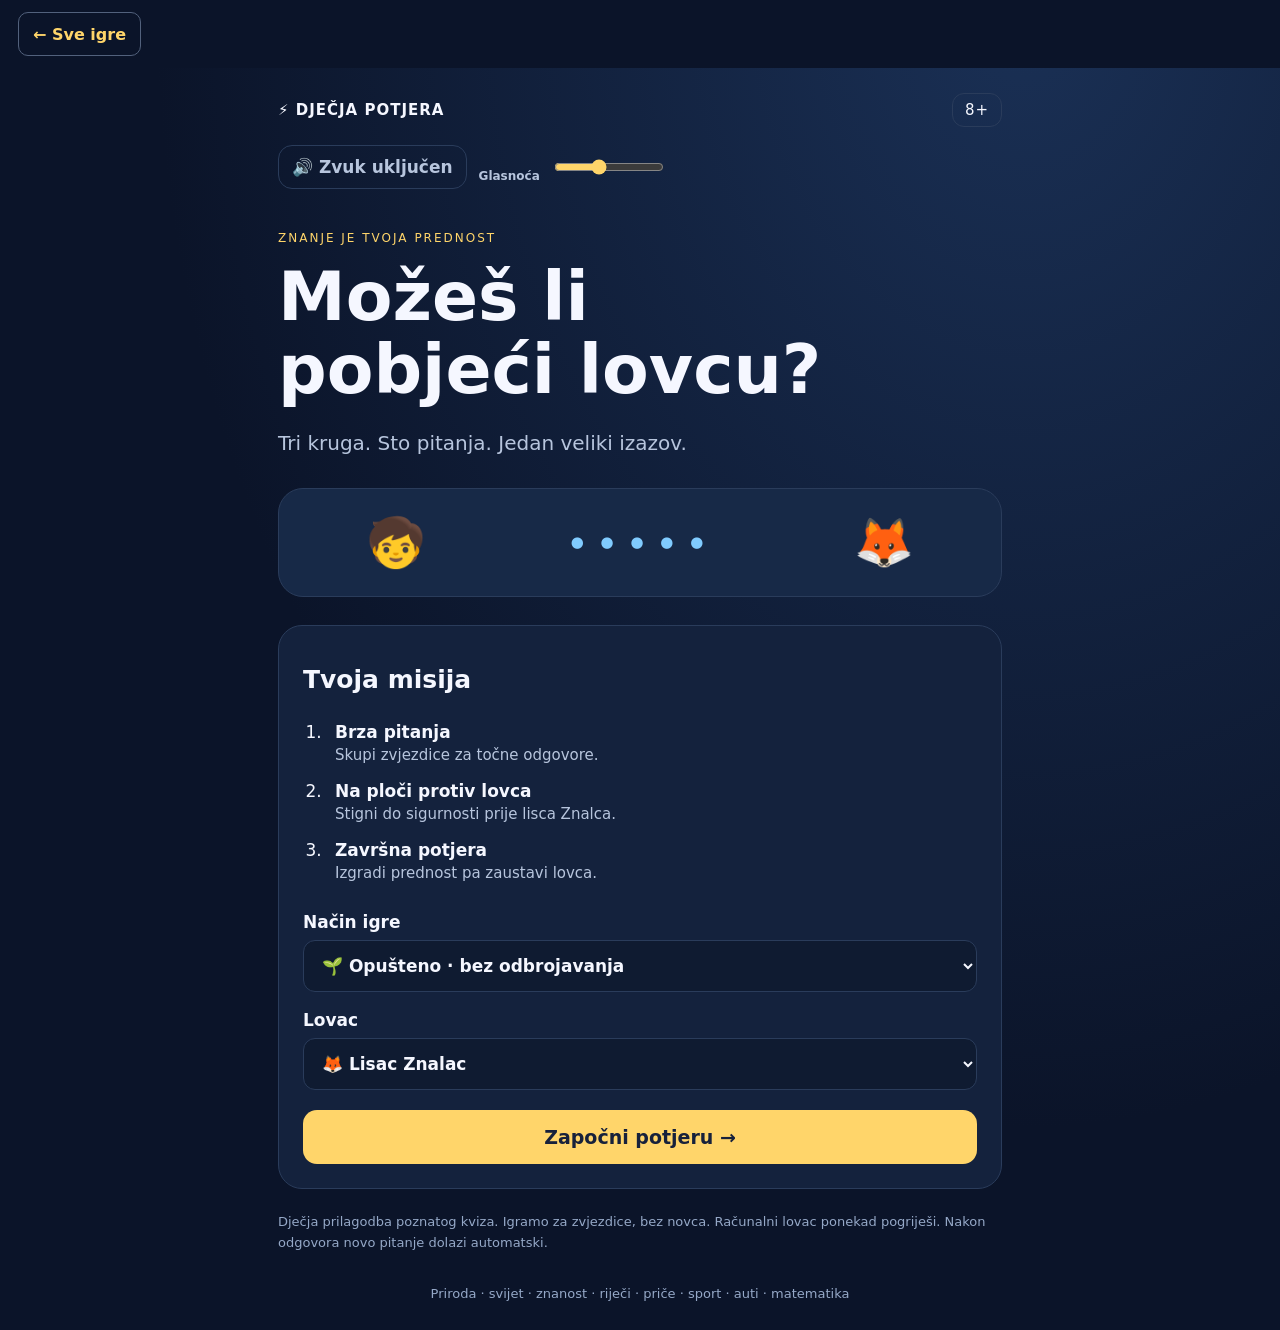
<file: potjera-8-plus/index.html>
<!doctype html><html lang="hr"><head><meta charset="utf-8"><meta name="viewport" content="width=device-width,initial-scale=1"><title>Dječja Potjera 8+</title><link rel="stylesheet" href="style.css"></head><body><nav id="quiz-hub-return" aria-label="Povratak na izbor igre" style="display:block;position:relative;padding:12px 18px;background:#0b1429;text-align:left;font:700 16px system-ui;z-index:1"><a href="/djecji-kvizovi/" style="display:inline-flex;align-items:center;min-height:44px;padding:0 14px;border:1px solid #52617c;border-radius:10px;color:#ffd56a;text-decoration:none">← Sve igre</a></nav><main><header><b>⚡ DJEČJA POTJERA</b><span>8+</span></header><div class="soundbar"><button id="soundToggle" class="quiet" aria-pressed="true">🔊 Zvuk uključen</button><label for="soundVolume">Glasnoća</label><input id="soundVolume" type="range" min="0" max="100" value="40" aria-label="Glasnoća zvuka"></div><section id="home"><div class="eyebrow">ZNANJE JE TVOJA PREDNOST</div><h1>Možeš li<br>pobjeći lovcu?</h1><p class="lead">Tri kruga. Sto pitanja. Jedan veliki izazov.</p><div class="hero"><span>🧒</span><div class="trail">● ● ● ● ●</div><span>🦊</span></div><div class="panel"><h2>Tvoja misija</h2><ol><li><b>Brza pitanja</b><small>Skupi zvjezdice za točne odgovore.</small></li><li><b>Na ploči protiv lovca</b><small>Stigni do sigurnosti prije lisca Znalca.</small></li><li><b>Završna potjera</b><small>Izgradi prednost pa zaustavi lovca.</small></li></ol><label>Način igre<select id="mode"><option value="calm">🌱 Opušteno · bez odbrojavanja</option><option value="timed">⚡ Izazov · 60 sekundi po brzoj rundi</option></select></label><label>Lovac<select id="difficulty"><option value="0.45">🦊 Lisac početnik</option><option value="0.65" selected>🦊 Lisac Znalac</option></select></label><button id="start" class="primary">Započni potjeru →</button></div><p class="note">Dječja prilagodba poznatog kviza. Igramo za zvjezdice, bez novca. Računalni lovac ponekad pogriješi. Nakon odgovora novo pitanje dolazi automatski.</p></section><section id="play" hidden><div class="status"><span id="phase"></span><b id="clock"></b><span id="stars"></span></div><div id="board" class="board" hidden></div><div id="race" hidden></div><div class="panel"><div class="qtop"><span id="category" class="pill"></span><button id="read" class="quiet">🔊 Pročitaj</button></div><h2 id="question"></h2><div id="answers"></div><div id="feedback" role="status" aria-live="polite"></div><button id="next" class="primary" hidden>Dalje →</button><button id="skip" class="quiet">Preskoči pitanje</button></div><button id="quit" class="quiet">⌂ Nova igra</button></section><section id="inter" class="panel" hidden><div id="interIcon" class="big">⭐</div><h2 id="interTitle"></h2><p id="interText"></p><div id="offers"></div><button id="continue" class="primary">Nastavi →</button></section><section id="end" class="panel" hidden><div id="endIcon" class="big"></div><h1 id="endTitle"></h1><p id="endText"></p><button id="again" class="primary">Igraj ponovno →</button></section><footer>Priroda · svijet · znanost · riječi · priče · sport · auti · matematika</footer></main><script src="data.js"></script><script src="sound.js"></script><script src="app.js"></script></body></html>
</file>
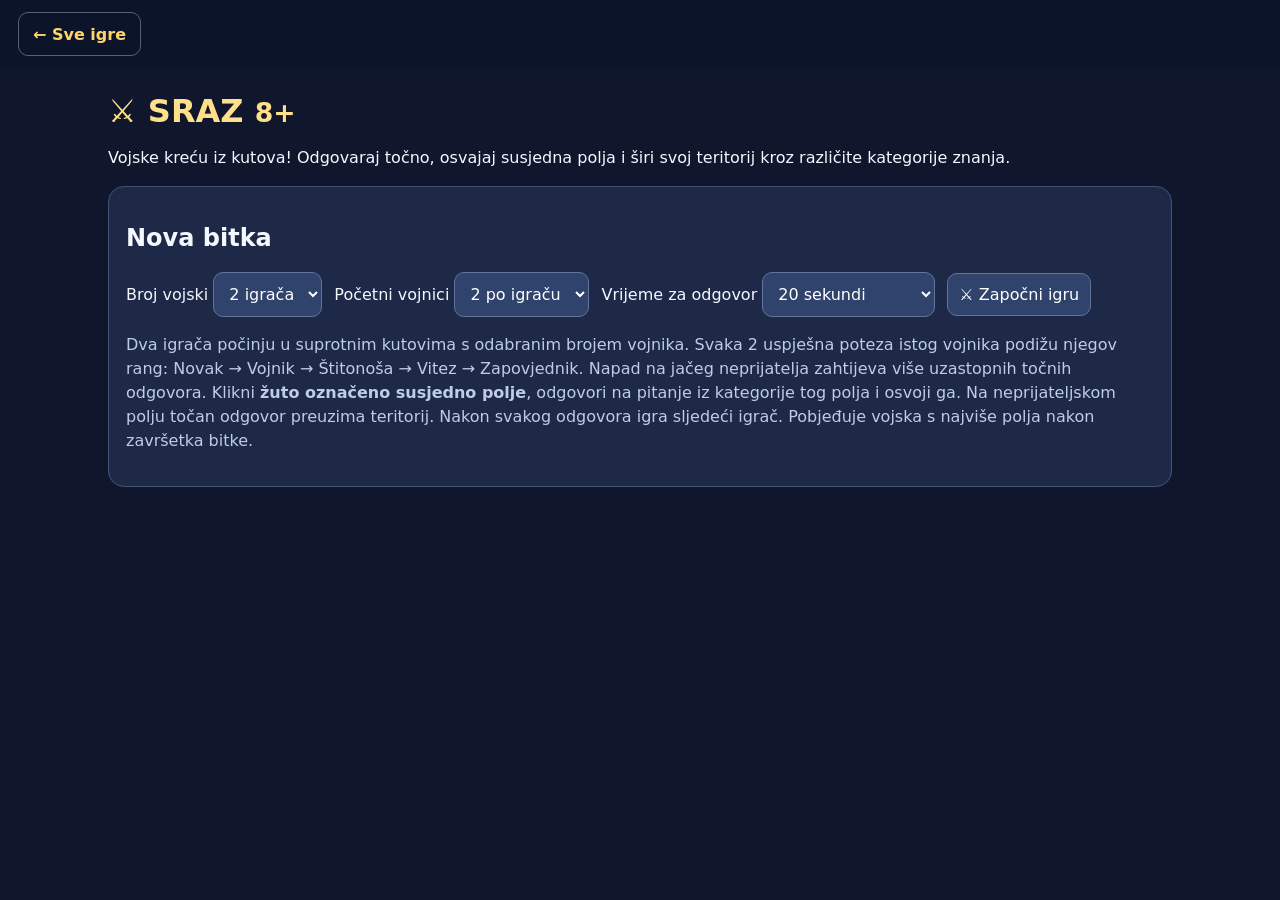
<file: sraz-8-plus/index.html>
<!doctype html><html lang="hr"><head><meta charset="utf-8"><meta name="viewport" content="width=device-width,initial-scale=1"><title>SRAZ 8+ — vojnici i teritoriji</title><style>
:root{font-family:system-ui,Arial;background:#10172d;color:#f5f7ff}*{box-sizing:border-box}body{margin:0}main{max-width:1100px;margin:auto;padding:18px}h1{color:#ffe08a;margin:6px 0}p{line-height:1.5}.panel{background:#1d2947;border:1px solid #425476;border-radius:16px;padding:17px;margin:13px 0}.controls,.scores{display:flex;gap:12px;flex-wrap:wrap;align-items:center;margin:12px 0}button,select{font:inherit;border-radius:10px;padding:11px;border:1px solid #61749d;background:#30436c;color:white;cursor:pointer}button:disabled{opacity:.55;cursor:default}button:hover:not(:disabled){filter:brightness(1.2)}.hidden{display:none!important}.board{display:grid;grid-template-columns:repeat(8,minmax(0,1fr));gap:5px;margin:18px auto;max-width:780px}.tile{min-height:72px;padding:5px 2px;display:flex;flex-direction:column;justify-content:center;align-items:center;gap:3px;border:2px solid #536485;position:relative}.tile small{font-size:10px;line-height:1.1}.tile strong{font-size:23px}.tile.available{outline:3px solid #ffe36c;outline-offset:-3px}.tile.active{box-shadow:0 0 0 3px #fff}.p0{background:#a73c45}.p1{background:#2566ae}.p2{background:#23855c}.p3{background:#9a64c2}.answers{display:grid;grid-template-columns:repeat(2,minmax(0,1fr));gap:9px;margin-top:14px}.answers button{min-height:56px}.correct{background:#167b4b!important}.wrong{background:#a53743!important}.muted{color:#bfcce6}.tag{display:inline-block;background:#374d76;border-radius:9px;padding:5px 9px;font-size:13px}.scores span{padding:9px;border-radius:9px}.score0{background:#a73c45}.score1{background:#2566ae}.score2{background:#23855c}.score3{background:#9a64c2}@media(max-width:600px){.tile{min-height:53px}.tile strong{font-size:18px}.tile small{font-size:8px}.board{gap:3px}.answers{grid-template-columns:1fr}main{padding:9px}}
 .tile.p0{background:linear-gradient(145deg,#d44953,#74222d)}.tile.p1{background:linear-gradient(145deg,#388ce2,#173e82)}.tile.p0 strong,.tile.p1 strong{font-size:29px;filter:drop-shadow(1px 2px 2px #111)}.tile:has(small){border-radius:9px}.tile.available{animation:pulse 1.5s infinite alternate}@keyframes pulse{from{outline-color:#ffe36c}to{outline-color:#fff}}.tile small{overflow-wrap:anywhere;text-align:center}.tile.p0:before,.tile.p1:before{content:'●';position:absolute;top:1px;right:4px;font-size:10px;color:#fff}.legend{display:flex;gap:15px;flex-wrap:wrap;font-weight:700}
</style></head><body><nav id="quiz-hub-return" aria-label="Povratak na izbor igre" style="display:block;position:relative;padding:12px 18px;background:#0b1429;text-align:left;font:700 16px system-ui;z-index:1"><a href="/djecji-kvizovi/" style="display:inline-flex;align-items:center;min-height:44px;padding:0 14px;border:1px solid #52617c;border-radius:10px;color:#ffd56a;text-decoration:none">← Sve igre</a></nav><main><h1>⚔️ SRAZ <small>8+</small></h1><p>Vojske kreću iz kutova! Odgovaraj točno, osvajaj susjedna polja i širi svoj teritorij kroz različite kategorije znanja.</p><section class="panel" id="setup"><h2>Nova bitka</h2><div class="controls"><label>Broj vojski <select id="players"><option value="2">2 igrača</option></select></label><label>Početni vojnici <select id="units"><option value="1">1 po igraču</option><option value="2" selected>2 po igraču</option><option value="3">3 po igraču</option><option value="4">4 po igraču</option></select></label><label>Vrijeme za odgovor <select id="timeLimit"><option value="10">10 sekundi</option><option value="15">15 sekundi</option><option value="20" selected>20 sekundi</option><option value="30">30 sekundi</option><option value="0">Bez ograničenja</option></select></label><button id="start">⚔️ Započni igru</button></div><p class="muted">Dva igrača počinju u suprotnim kutovima s odabranim brojem vojnika. Svaka 2 uspješna poteza istog vojnika podižu njegov rang: Novak → Vojnik → Štitonoša → Vitez → Zapovjednik. Napad na jačeg neprijatelja zahtijeva više uzastopnih točnih odgovora. Klikni <b>žuto označeno susjedno polje</b>, odgovori na pitanje iz kategorije tog polja i osvoji ga. Na neprijateljskom polju točan odgovor preuzima teritorij. Nakon svakog odgovora igra sljedeći igrač. Pobjeđuje vojska s najviše polja nakon završetka bitke.</p></section><section id="game" class="hidden"><section class="panel"><div id="turn"></div><div class="scores" id="scores"></div><div class="legend"><span>🔴 🛡️ Crveni vojnik</span><span>🔵 ⚔️ Plavi vojnik</span><span>❔ Razno = nasumična kategorija</span><span>♟️ Novak → 🪖 Vojnik → 🛡️ Štitonoša → ♞ Vitez → 👑 Zapovjednik</span></div><div class="board" id="board"></div><p class="muted" id="status"></p></section><section class="panel"><div id="question">Odaberi susjedno polje i pošalji svojeg vojnika u osvajanje.</div><div id="timerDisplay" style="font-weight:800;font-size:1.2rem;margin:12px 0" aria-live="polite"></div><div id="answers" class="answers"></div><p id="message"></p><div class="controls"><button id="skip">Preskoči potez</button><button id="restart">Nova igra</button><button id="soundToggle">🔊 Zvuk uključen</button></div></section></section></main><script>
const bank=[{"q": "Najveća kopnena životinja?", "a": "Afrički slon", "opts": ["Slon", "Afrički slon", "Dupin", "Zebra"], "cat": "Životinje"}, {"q": "Najbrža kopnena životinja?", "a": "Gepard", "opts": ["Jež", "Pčela", "Kornjača", "Gepard"], "cat": "Životinje"}, {"q": "Životinja s najdužim vratom?", "a": "Žirafa", "opts": ["Žirafa", "Sova", "Dabar", "Mačka"], "cat": "Životinje"}, {"q": "Sisavac koji leti?", "a": "Šišmiš", "opts": ["Dudov svilac", "Kameleon", "Šišmiš", "Lav"], "cat": "Životinje"}, {"q": "Životinja koja daje vunu?", "a": "Ovca", "opts": ["Hobotnica", "Škorpion", "Kolibrić", "Ovca"], "cat": "Životinje"}, {"q": "Najveći morski sisavac?", "a": "Plavetni kit", "opts": ["Panda", "Plavetni kit", "Mrav", "Klokan"], "cat": "Životinje"}, {"q": "Ptica koja ne leti i živi na Antarktici?", "a": "Pingvin", "opts": ["Pingvin", "Pustinjska lisica", "Papiga", "Nosorog"], "cat": "Životinje"}, {"q": "Životinja s crno-bijelim prugama?", "a": "Zebra", "opts": ["Slon", "Mravojed", "Zebra", "Dupin"], "cat": "Životinje"}, {"q": "Kukac koji proizvodi med?", "a": "Pčela", "opts": ["Kornjača", "Golub", "Jež", "Pčela"], "cat": "Životinje"}, {"q": "Životinja koja gradi brane?", "a": "Dabar", "opts": ["Dabar", "Sova", "Afrički slon", "Mačka"], "cat": "Životinje"}, {"q": "Životinja koja mijenja boju kože?", "a": "Kameleon", "opts": ["Gepard", "Lav", "Dudov svilac", "Kameleon"], "cat": "Životinje"}, {"q": "Morska životinja s osam krakova?", "a": "Hobotnica", "opts": ["Hobotnica", "Žirafa", "Škorpion", "Kolibrić"], "cat": "Životinje"}, {"q": "Životinja koja nosi mladunče u tobolcu?", "a": "Klokan", "opts": ["Šišmiš", "Mrav", "Panda", "Klokan"], "cat": "Životinje"}, {"q": "Ptica poznata po oponašanju govora?", "a": "Papiga", "opts": ["Ovca", "Pustinjska lisica", "Papiga", "Nosorog"], "cat": "Životinje"}, {"q": "Životinja koja ima surlu?", "a": "Slon", "opts": ["Dupin", "Mravojed", "Plavetni kit", "Slon"], "cat": "Životinje"}, {"q": "Životinja s oklopom koja se sporo kreće?", "a": "Kornjača", "opts": ["Golub", "Jež", "Kornjača", "Pingvin"], "cat": "Životinje"}, {"q": "Životinja koja prede?", "a": "Mačka", "opts": ["Zebra", "Sova", "Afrički slon", "Mačka"], "cat": "Životinje"}, {"q": "Životinja poznata po grivi?", "a": "Lav", "opts": ["Gepard", "Pčela", "Dudov svilac", "Lav"], "cat": "Životinje"}, {"q": "Ptica koja može lebdjeti u mjestu?", "a": "Kolibrić", "opts": ["Škorpion", "Dabar", "Kolibrić", "Žirafa"], "cat": "Životinje"}, {"q": "Životinja koja se hrani bambusom?", "a": "Panda", "opts": ["Kameleon", "Panda", "Šišmiš", "Mrav"], "cat": "Životinje"}, {"q": "Životinja koja ima rog na nosu?", "a": "Nosorog", "opts": ["Pustinjska lisica", "Nosorog", "Hobotnica", "Ovca"], "cat": "Životinje"}, {"q": "Morski sisavac poznat po skokovima?", "a": "Dupin", "opts": ["Klokan", "Plavetni kit", "Mravojed", "Dupin"], "cat": "Životinje"}, {"q": "Životinja koja se sklupča u bodljikavu kuglu?", "a": "Jež", "opts": ["Pingvin", "Golub", "Jež", "Papiga"], "cat": "Životinje"}, {"q": "Ptica koja noću lovi miševe?", "a": "Sova", "opts": ["Zebra", "Afrički slon", "Slon", "Sova"], "cat": "Životinje"}, {"q": "Životinja koja proizvodi svilu?", "a": "Dudov svilac", "opts": ["Pčela", "Kornjača", "Gepard", "Dudov svilac"], "cat": "Životinje"}, {"q": "Životinja koja ima kliješta i rep sa žalcem?", "a": "Škorpion", "opts": ["Dabar", "Žirafa", "Škorpion", "Mačka"], "cat": "Životinje"}, {"q": "Životinja koja živi u mravinjaku?", "a": "Mrav", "opts": ["Lav", "Mrav", "Kameleon", "Šišmiš"], "cat": "Životinje"}, {"q": "Životinja s velikim ušima koja skače po pustinji?", "a": "Pustinjska lisica", "opts": ["Kolibrić", "Hobotnica", "Ovca", "Pustinjska lisica"], "cat": "Životinje"}, {"q": "Životinja koja ima dugačak ljepljiv jezik i jede mrave?", "a": "Mravojed", "opts": ["Panda", "Mravojed", "Klokan", "Plavetni kit"], "cat": "Životinje"}, {"q": "Ptica koja je simbol mira?", "a": "Golub", "opts": ["Papiga", "Golub", "Nosorog", "Pingvin"], "cat": "Životinje"}, {"q": "Planet najbliži Suncu?", "a": "Merkur", "opts": ["Neptun", "Raketa", "Orbita", "Merkur"], "cat": "Svemir"}, {"q": "Najveći planet Sunčeva sustava?", "a": "Jupiter", "opts": ["Venera", "Meteor", "ISS", "Jupiter"], "cat": "Svemir"}, {"q": "Planet poznat po prstenovima?", "a": "Saturn", "opts": ["Astronom", "Uran", "Meteorit", "Saturn"], "cat": "Svemir"}, {"q": "Planet na kojem živimo?", "a": "Zemlja", "opts": ["Neil Armstrong", "Zviježđe", "Komet", "Zemlja"], "cat": "Svemir"}, {"q": "Crveni planet?", "a": "Mars", "opts": ["Jurij Gagarin", "Pomrčina Sunca", "Gravitacija", "Mars"], "cat": "Svemir"}, {"q": "Zvijezda oko koje kruži Zemlja?", "a": "Sunce", "opts": ["Pomrčina Mjeseca", "Mliječna staza", "Sunce", "Dan"], "cat": "Svemir"}, {"q": "Zemljin prirodni satelit?", "a": "Mjesec", "opts": ["Mjesec", "Svemirsko odijelo", "Teleskop", "Godina"], "cat": "Svemir"}, {"q": "Planet najudaljeniji od Sunca?", "a": "Neptun", "opts": ["Uštap", "Raketa", "Orbita", "Neptun"], "cat": "Svemir"}, {"q": "Planet nazvan po rimskoj božici ljubavi?", "a": "Venera", "opts": ["Meteor", "Venera", "Merkur", "ISS"], "cat": "Svemir"}, {"q": "Planet koji se okreće gotovo na boku?", "a": "Uran", "opts": ["Meteorit", "Uran", "Astronom", "Jupiter"], "cat": "Svemir"}, {"q": "Prvi čovjek na Mjesecu?", "a": "Neil Armstrong", "opts": ["Neil Armstrong", "Saturn", "Zviježđe", "Komet"], "cat": "Svemir"}, {"q": "Prvi čovjek u svemiru?", "a": "Jurij Gagarin", "opts": ["Jurij Gagarin", "Zemlja", "Pomrčina Sunca", "Gravitacija"], "cat": "Svemir"}, {"q": "Galaksija u kojoj živimo?", "a": "Mliječna staza", "opts": ["Mars", "Pomrčina Mjeseca", "Dan", "Mliječna staza"], "cat": "Svemir"}, {"q": "Sprava za promatranje dalekih zvijezda?", "a": "Teleskop", "opts": ["Sunce", "Godina", "Svemirsko odijelo", "Teleskop"], "cat": "Svemir"}, {"q": "Putanja planeta oko zvijezde?", "a": "Orbita", "opts": ["Mjesec", "Orbita", "Raketa", "Uštap"], "cat": "Svemir"}, {"q": "Svjetlosna pojava pri ulasku kamenčića u atmosferu?", "a": "Meteor", "opts": ["ISS", "Merkur", "Neptun", "Meteor"], "cat": "Svemir"}, {"q": "Kamen koji padne iz svemira na tlo?", "a": "Meteorit", "opts": ["Venera", "Astronom", "Jupiter", "Meteorit"], "cat": "Svemir"}, {"q": "Tijelo s ledenim repom blizu Sunca?", "a": "Komet", "opts": ["Uran", "Zviježđe", "Komet", "Saturn"], "cat": "Svemir"}, {"q": "Događaj kad Mjesec zakloni Sunce?", "a": "Pomrčina Sunca", "opts": ["Neil Armstrong", "Gravitacija", "Zemlja", "Pomrčina Sunca"], "cat": "Svemir"}, {"q": "Događaj kad Zemljina sjena prekrije Mjesec?", "a": "Pomrčina Mjeseca", "opts": ["Jurij Gagarin", "Mars", "Pomrčina Mjeseca", "Dan"], "cat": "Svemir"}, {"q": "Odijelo za izlazak u svemir?", "a": "Svemirsko odijelo", "opts": ["Godina", "Svemirsko odijelo", "Sunce", "Mliječna staza"], "cat": "Svemir"}, {"q": "Vozilo za polijetanje u svemir?", "a": "Raketa", "opts": ["Raketa", "Teleskop", "Mjesec", "Uštap"], "cat": "Svemir"}, {"q": "Postaja u orbiti oko Zemlje?", "a": "ISS", "opts": ["Orbita", "Merkur", "Neptun", "ISS"], "cat": "Svemir"}, {"q": "Znanstvenik koji proučava svemir?", "a": "Astronom", "opts": ["Astronom", "Venera", "Meteor", "Jupiter"], "cat": "Svemir"}, {"q": "Skup zvijezda koji tvori zamišljeni lik?", "a": "Zviježđe", "opts": ["Meteorit", "Zviježđe", "Uran", "Saturn"], "cat": "Svemir"}, {"q": "Sila koja nas drži na tlu?", "a": "Gravitacija", "opts": ["Komet", "Gravitacija", "Zemlja", "Neil Armstrong"], "cat": "Svemir"}, {"q": "Vrijeme potrebno Zemlji za jedan okret oko osi?", "a": "Dan", "opts": ["Mars", "Jurij Gagarin", "Pomrčina Sunca", "Dan"], "cat": "Svemir"}, {"q": "Vrijeme potrebno Zemlji za obilazak Sunca?", "a": "Godina", "opts": ["Pomrčina Mjeseca", "Godina", "Mliječna staza", "Sunce"], "cat": "Svemir"}, {"q": "Faza kad je cijela osvijetljena strana Mjeseca vidljiva?", "a": "Uštap", "opts": ["Mjesec", "Uštap", "Svemirsko odijelo", "Teleskop"], "cat": "Svemir"}, {"q": "Planet s najizraženijim sustavom prstenova?", "a": "Saturn", "opts": ["Saturn", "Raketa", "Orbita", "Neptun"], "cat": "Svemir"}, {"q": "Glavni grad Hrvatske?", "a": "Zagreb", "opts": ["Budimpešta", "Oslo", "Zagreb", "Bern"], "cat": "Geografija"}, {"q": "Glavni grad Francuske?", "a": "Pariz", "opts": ["Beograd", "Pariz", "London", "Stockholm"], "cat": "Geografija"}, {"q": "Glavni grad Italije?", "a": "Rim", "opts": ["Helsinki", "Lisabon", "Sarajevo", "Rim"], "cat": "Geografija"}, {"q": "Glavni grad Njemačke?", "a": "Berlin", "opts": ["Atena", "Berlin", "Podgorica", "Kopenhagen"], "cat": "Geografija"}, {"q": "Glavni grad Španjolske?", "a": "Madrid", "opts": ["Dublin", "Tirana", "Madrid", "Varšava"], "cat": "Geografija"}, {"q": "Glavni grad Austrije?", "a": "Beč", "opts": ["Bukurešt", "Prag", "Beč", "Bruxelles"], "cat": "Geografija"}, {"q": "Glavni grad Slovenije?", "a": "Ljubljana", "opts": ["Ljubljana", "Amsterdam", "Sofija", "Bratislava"], "cat": "Geografija"}, {"q": "Glavni grad Mađarske?", "a": "Budimpešta", "opts": ["Budimpešta", "Oslo", "Ankara", "Bern"], "cat": "Geografija"}, {"q": "Glavni grad Ujedinjenog Kraljevstva?", "a": "London", "opts": ["Beograd", "Tokio", "Stockholm", "London"], "cat": "Geografija"}, {"q": "Glavni grad Portugala?", "a": "Lisabon", "opts": ["Lisabon", "Sarajevo", "Zagreb", "Helsinki"], "cat": "Geografija"}, {"q": "Glavni grad Grčke?", "a": "Atena", "opts": ["Pariz", "Podgorica", "Kopenhagen", "Atena"], "cat": "Geografija"}, {"q": "Glavni grad Poljske?", "a": "Varšava", "opts": ["Rim", "Tirana", "Dublin", "Varšava"], "cat": "Geografija"}, {"q": "Glavni grad Češke?", "a": "Prag", "opts": ["Berlin", "Bruxelles", "Prag", "Bukurešt"], "cat": "Geografija"}, {"q": "Glavni grad Slovačke?", "a": "Bratislava", "opts": ["Sofija", "Amsterdam", "Bratislava", "Madrid"], "cat": "Geografija"}, {"q": "Glavni grad Norveške?", "a": "Oslo", "opts": ["Oslo", "Bern", "Beč", "Ankara"], "cat": "Geografija"}, {"q": "Glavni grad Švedske?", "a": "Stockholm", "opts": ["Ljubljana", "Beograd", "Tokio", "Stockholm"], "cat": "Geografija"}, {"q": "Glavni grad Finske?", "a": "Helsinki", "opts": ["Helsinki", "Sarajevo", "Budimpešta", "Zagreb"], "cat": "Geografija"}, {"q": "Glavni grad Danske?", "a": "Kopenhagen", "opts": ["Podgorica", "London", "Pariz", "Kopenhagen"], "cat": "Geografija"}, {"q": "Glavni grad Irske?", "a": "Dublin", "opts": ["Rim", "Lisabon", "Dublin", "Tirana"], "cat": "Geografija"}, {"q": "Glavni grad Belgije?", "a": "Bruxelles", "opts": ["Bukurešt", "Berlin", "Bruxelles", "Atena"], "cat": "Geografija"}, {"q": "Glavni grad Nizozemske?", "a": "Amsterdam", "opts": ["Madrid", "Amsterdam", "Sofija", "Varšava"], "cat": "Geografija"}, {"q": "Glavni grad Švicarske?", "a": "Bern", "opts": ["Beč", "Ankara", "Prag", "Bern"], "cat": "Geografija"}, {"q": "Glavni grad Srbije?", "a": "Beograd", "opts": ["Beograd", "Tokio", "Ljubljana", "Bratislava"], "cat": "Geografija"}, {"q": "Glavni grad Bosne i Hercegovine?", "a": "Sarajevo", "opts": ["Budimpešta", "Sarajevo", "Zagreb", "Oslo"], "cat": "Geografija"}, {"q": "Glavni grad Crne Gore?", "a": "Podgorica", "opts": ["Podgorica", "Stockholm", "London", "Pariz"], "cat": "Geografija"}, {"q": "Glavni grad Albanije?", "a": "Tirana", "opts": ["Tirana", "Lisabon", "Rim", "Helsinki"], "cat": "Geografija"}, {"q": "Glavni grad Rumunjske?", "a": "Bukurešt", "opts": ["Berlin", "Kopenhagen", "Bukurešt", "Atena"], "cat": "Geografija"}, {"q": "Glavni grad Bugarske?", "a": "Sofija", "opts": ["Sofija", "Madrid", "Dublin", "Varšava"], "cat": "Geografija"}, {"q": "Glavni grad Turske?", "a": "Ankara", "opts": ["Prag", "Ankara", "Bruxelles", "Beč"], "cat": "Geografija"}, {"q": "Glavni grad Japana?", "a": "Tokio", "opts": ["Bratislava", "Amsterdam", "Ljubljana", "Tokio"], "cat": "Geografija"}, {"q": "Sport s reketom i žutom lopticom?", "a": "Tenis", "opts": ["Stolni tenis", "Tenis", "Skijanje", "Maraton"], "cat": "Sport"}, {"q": "Sport u kojem se postiže koš?", "a": "Košarka", "opts": ["Badminton", "Biciklizam", "Hrvanje", "Košarka"], "cat": "Sport"}, {"q": "Sport s golovima i jedanaest igrača u ekipi?", "a": "Nogomet", "opts": ["Nogomet", "Boks", "Atletika", "Preponsko jahanje"], "cat": "Sport"}, {"q": "Sport s palicom i pakom na ledu?", "a": "Hokej na ledu", "opts": ["Hokej na ledu", "Mačevanje", "Skokovi u vodu", "Kuglanje"], "cat": "Sport"}, {"q": "Sport u kojem se izvode kolutovi na strunjači?", "a": "Gimnastika", "opts": ["Streličarstvo", "Gimnastika", "Vaterpolo", "Golf"], "cat": "Sport"}, {"q": "Sport u bazenu s plivanjem na vrijeme?", "a": "Plivanje", "opts": ["Plivanje", "Biljar", "Bejzbol", "Surfanje"], "cat": "Sport"}, {"q": "Sport u kojem se igra preko mreže rukama?", "a": "Odbojka", "opts": ["Odbojka", "Ragbi", "Snowboard", "Veslanje"], "cat": "Sport"}, {"q": "Sport s lopticom i stolom?", "a": "Stolni tenis", "opts": ["Maraton", "Skijanje", "Curling", "Stolni tenis"], "cat": "Sport"}, {"q": "Sport s pernatom lopticom?", "a": "Badminton", "opts": ["Hrvanje", "Biciklizam", "Biatlon", "Badminton"], "cat": "Sport"}, {"q": "Sport s rukavicama i ringom?", "a": "Boks", "opts": ["Boks", "Tenis", "Atletika", "Preponsko jahanje"], "cat": "Sport"}, {"q": "Sport s mačem, floretom ili sabljom?", "a": "Mačevanje", "opts": ["Mačevanje", "Košarka", "Kuglanje", "Skokovi u vodu"], "cat": "Sport"}, {"q": "Sport s lukom i strijelom?", "a": "Streličarstvo", "opts": ["Golf", "Vaterpolo", "Streličarstvo", "Nogomet"], "cat": "Sport"}, {"q": "Sport na valovima s daskom?", "a": "Surfanje", "opts": ["Hokej na ledu", "Biljar", "Surfanje", "Bejzbol"], "cat": "Sport"}, {"q": "Sport na snijegu s jednom daskom?", "a": "Snowboard", "opts": ["Snowboard", "Gimnastika", "Veslanje", "Ragbi"], "cat": "Sport"}, {"q": "Sport na snijegu s dvije skije?", "a": "Skijanje", "opts": ["Curling", "Skijanje", "Maraton", "Plivanje"], "cat": "Sport"}, {"q": "Sport s biciklom?", "a": "Biciklizam", "opts": ["Biatlon", "Hrvanje", "Odbojka", "Biciklizam"], "cat": "Sport"}, {"q": "Sport s konjem i preponama?", "a": "Preponsko jahanje", "opts": ["Atletika", "Preponsko jahanje", "Tenis", "Stolni tenis"], "cat": "Sport"}, {"q": "Sport u kojem se baca kugla prema čunjevima?", "a": "Kuglanje", "opts": ["Badminton", "Košarka", "Kuglanje", "Skokovi u vodu"], "cat": "Sport"}, {"q": "Sport s palicama i lopticama na travnjaku?", "a": "Golf", "opts": ["Golf", "Boks", "Vaterpolo", "Nogomet"], "cat": "Sport"}, {"q": "Sport s malom lopticom i palicom na stolu s rupama?", "a": "Biljar", "opts": ["Biljar", "Hokej na ledu", "Mačevanje", "Bejzbol"], "cat": "Sport"}, {"q": "Sport u kojem se vesla u čamcu?", "a": "Veslanje", "opts": ["Streličarstvo", "Veslanje", "Ragbi", "Gimnastika"], "cat": "Sport"}, {"q": "Sport u kojem se trči 42,195 km?", "a": "Maraton", "opts": ["Maraton", "Plivanje", "Surfanje", "Curling"], "cat": "Sport"}, {"q": "Sport s hvatanjem protivnika na strunjači?", "a": "Hrvanje", "opts": ["Snowboard", "Biatlon", "Hrvanje", "Odbojka"], "cat": "Sport"}, {"q": "Sport u kojem se baca koplje?", "a": "Atletika", "opts": ["Skijanje", "Tenis", "Stolni tenis", "Atletika"], "cat": "Sport"}, {"q": "Sport u kojem se izvode skokovi u vodu?", "a": "Skokovi u vodu", "opts": ["Biciklizam", "Badminton", "Skokovi u vodu", "Košarka"], "cat": "Sport"}, {"q": "Sport s mrežom i golovima u bazenu?", "a": "Vaterpolo", "opts": ["Vaterpolo", "Boks", "Nogomet", "Preponsko jahanje"], "cat": "Sport"}, {"q": "Sport s malom lopticom i rukavicama na dijamantu?", "a": "Bejzbol", "opts": ["Kuglanje", "Hokej na ledu", "Bejzbol", "Mačevanje"], "cat": "Sport"}, {"q": "Sport s ovalnom loptom i obaranjem?", "a": "Ragbi", "opts": ["Golf", "Gimnastika", "Streličarstvo", "Ragbi"], "cat": "Sport"}, {"q": "Sport s pločicom koja klizi po ledu prema meti?", "a": "Curling", "opts": ["Plivanje", "Curling", "Biljar", "Surfanje"], "cat": "Sport"}, {"q": "Sport s trčanjem i pucanjem iz puške na snijegu?", "a": "Biatlon", "opts": ["Odbojka", "Biatlon", "Veslanje", "Snowboard"], "cat": "Sport"}, {"q": "Voda se ledi na koliko stupnjeva Celzija?", "a": "0", "opts": ["0", "365", "63", "44"], "cat": "Znanost"}, {"q": "Voda vrije na koliko stupnjeva Celzija pri normalnom tlaku?", "a": "100", "opts": ["12", "100", "64", "121"], "cat": "Znanost"}, {"q": "Koliko nogu ima pauk?", "a": "8", "opts": ["200", "3", "42", "8"], "cat": "Znanost"}, {"q": "Koliko nogu ima kukac?", "a": "6", "opts": ["72", "4", "6", "0"], "cat": "Znanost"}, {"q": "Koliko je minuta u satu?", "a": "60", "opts": ["9", "100", "60", "90"], "cat": "Znanost"}, {"q": "Koliko je sekundi u minuti?", "a": "60", "opts": ["360", "60", "56", "8"], "cat": "Znanost"}, {"q": "Koliko je centimetara u metru?", "a": "100", "opts": ["6", "32", "25", "100"], "cat": "Znanost"}, {"q": "Koliko je metara u kilometru?", "a": "1000", "opts": ["44", "1000", "63", "60"], "cat": "Znanost"}, {"q": "Koliko je dana u prijestupnoj godini?", "a": "366", "opts": ["64", "366", "1000", "121"], "cat": "Znanost"}, {"q": "Koliko je dana u običnoj godini?", "a": "365", "opts": ["365", "200", "42", "366"], "cat": "Znanost"}, {"q": "Koliko je mjeseci u godini?", "a": "12", "opts": ["0", "365", "12", "72"], "cat": "Znanost"}, {"q": "Koliko je stranica trokuta?", "a": "3", "opts": ["100", "9", "12", "3"], "cat": "Znanost"}, {"q": "Koliko je stranica kvadrata?", "a": "4", "opts": ["3", "4", "8", "56"], "cat": "Znanost"}, {"q": "Koliko je stupnjeva pravi kut?", "a": "90", "opts": ["6", "32", "4", "90"], "cat": "Znanost"}, {"q": "Koliko je stupnjeva puni krug?", "a": "360", "opts": ["360", "90", "60", "44"], "cat": "Znanost"}, {"q": "Koliko je polovica od 50?", "a": "25", "opts": ["121", "1000", "25", "360"], "cat": "Znanost"}, {"q": "Koliko je četvrtina od 100?", "a": "25", "opts": ["25", "366", "200", "32"], "cat": "Znanost"}, {"q": "Koliko je 9 puta 7?", "a": "63", "opts": ["365", "63", "44", "0"], "cat": "Znanost"}, {"q": "Koliko je 8 puta 8?", "a": "64", "opts": ["121", "12", "64", "100"], "cat": "Znanost"}, {"q": "Koliko je 144 podijeljeno s 12?", "a": "12", "opts": ["12", "8", "3", "42"], "cat": "Znanost"}, {"q": "Koliko je 15 plus 27?", "a": "42", "opts": ["72", "4", "6", "42"], "cat": "Znanost"}, {"q": "Koliko je 100 minus 37?", "a": "63", "opts": ["60", "9", "90", "63"], "cat": "Znanost"}, {"q": "Koliko je 6 puta 12?", "a": "72", "opts": ["72", "360", "56", "1000"], "cat": "Znanost"}, {"q": "Koliko je 81 podijeljeno s 9?", "a": "9", "opts": ["9", "25", "366", "32"], "cat": "Znanost"}, {"q": "Koliko je 7 puta 8?", "a": "56", "opts": ["56", "63", "365", "44"], "cat": "Znanost"}, {"q": "Koliko je 13 plus 19?", "a": "32", "opts": ["32", "121", "64", "12"], "cat": "Znanost"}, {"q": "Koliko je 90 minus 46?", "a": "44", "opts": ["3", "200", "42", "44"], "cat": "Znanost"}, {"q": "Koliko je 11 puta 11?", "a": "121", "opts": ["72", "121", "0", "4"], "cat": "Znanost"}, {"q": "Koliko je 48 podijeljeno sa 6?", "a": "8", "opts": ["8", "100", "90", "9"], "cat": "Znanost"}, {"q": "Koliko je 125 plus 75?", "a": "200", "opts": ["200", "56", "360", "8"], "cat": "Znanost"}, {"q": "Plin koji biljke upijaju pri fotosintezi?", "a": "Ugljikov dioksid", "opts": ["Ugljikov dioksid", "Ljeto", "Meteorologija", "Tuča"], "cat": "Priroda"}, {"q": "Plin koji ljudi trebaju za disanje?", "a": "Kisik", "opts": ["Kisik", "Jesen", "Botanika", "Snijeg"], "cat": "Priroda"}, {"q": "Dio biljke koji upija vodu iz tla?", "a": "Korijen", "opts": ["Zima", "Magla", "Zoologija", "Korijen"], "cat": "Priroda"}, {"q": "Dio biljke koji najčešće provodi fotosintezu?", "a": "List", "opts": ["Atmosfera", "Termometar", "List", "Geologija"], "cat": "Priroda"}, {"q": "Dio cvijeta koji se pretvara u plod?", "a": "Plodnica", "opts": ["Barometar", "Isparavanje", "Jezero", "Plodnica"], "cat": "Priroda"}, {"q": "Kako se zove voda u plinovitom stanju?", "a": "Vodena para", "opts": ["Anemometar", "Kondenzacija", "Vodena para", "Rijeka"], "cat": "Priroda"}, {"q": "Kako se zove voda u krutom stanju?", "a": "Led", "opts": ["Led", "Proljeće", "Izvor", "Kišomjer"], "cat": "Priroda"}, {"q": "Padalina u obliku ledenih kuglica?", "a": "Tuča", "opts": ["Meteorologija", "Ljeto", "Tuča", "Ušće"], "cat": "Priroda"}, {"q": "Padalina od ledenih kristala?", "a": "Snijeg", "opts": ["Ledenjak", "Jesen", "Snijeg", "Botanika"], "cat": "Priroda"}, {"q": "Oblak blizu tla?", "a": "Magla", "opts": ["Ugljikov dioksid", "Zima", "Magla", "Zoologija"], "cat": "Priroda"}, {"q": "Instrument za mjerenje temperature?", "a": "Termometar", "opts": ["Termometar", "Geologija", "Kisik", "Atmosfera"], "cat": "Priroda"}, {"q": "Instrument za mjerenje tlaka zraka?", "a": "Barometar", "opts": ["Isparavanje", "Jezero", "Korijen", "Barometar"], "cat": "Priroda"}, {"q": "Instrument za mjerenje brzine vjetra?", "a": "Anemometar", "opts": ["Anemometar", "List", "Rijeka", "Kondenzacija"], "cat": "Priroda"}, {"q": "Instrument za mjerenje količine kiše?", "a": "Kišomjer", "opts": ["Proljeće", "Plodnica", "Kišomjer", "Izvor"], "cat": "Priroda"}, {"q": "Znanost koja proučava vrijeme?", "a": "Meteorologija", "opts": ["Vodena para", "Ušće", "Meteorologija", "Ljeto"], "cat": "Priroda"}, {"q": "Znanost koja proučava biljke?", "a": "Botanika", "opts": ["Botanika", "Jesen", "Led", "Ledenjak"], "cat": "Priroda"}, {"q": "Znanost koja proučava životinje?", "a": "Zoologija", "opts": ["Zoologija", "Tuča", "Ugljikov dioksid", "Zima"], "cat": "Priroda"}, {"q": "Znanost koja proučava stijene?", "a": "Geologija", "opts": ["Atmosfera", "Snijeg", "Geologija", "Kisik"], "cat": "Priroda"}, {"q": "Proces pretvaranja vode u paru?", "a": "Isparavanje", "opts": ["Magla", "Jezero", "Korijen", "Isparavanje"], "cat": "Priroda"}, {"q": "Proces pretvaranja pare u kapljice?", "a": "Kondenzacija", "opts": ["Termometar", "List", "Kondenzacija", "Rijeka"], "cat": "Priroda"}, {"q": "Godišnje doba nakon zime?", "a": "Proljeće", "opts": ["Proljeće", "Barometar", "Izvor", "Plodnica"], "cat": "Priroda"}, {"q": "Godišnje doba nakon proljeća?", "a": "Ljeto", "opts": ["Anemometar", "Vodena para", "Ušće", "Ljeto"], "cat": "Priroda"}, {"q": "Godišnje doba nakon ljeta?", "a": "Jesen", "opts": ["Led", "Ledenjak", "Kišomjer", "Jesen"], "cat": "Priroda"}, {"q": "Godišnje doba nakon jeseni?", "a": "Zima", "opts": ["Ugljikov dioksid", "Meteorologija", "Zima", "Tuča"], "cat": "Priroda"}, {"q": "Sloj plinova oko Zemlje?", "a": "Atmosfera", "opts": ["Atmosfera", "Snijeg", "Botanika", "Kisik"], "cat": "Priroda"}, {"q": "Najveća vrsta slatkovodnog stajaćeg tijela?", "a": "Jezero", "opts": ["Zoologija", "Korijen", "Jezero", "Magla"], "cat": "Priroda"}, {"q": "Tekućica koja se ulijeva u more?", "a": "Rijeka", "opts": ["List", "Termometar", "Rijeka", "Geologija"], "cat": "Priroda"}, {"q": "Mjesto gdje rijeka počinje?", "a": "Izvor", "opts": ["Plodnica", "Izvor", "Barometar", "Isparavanje"], "cat": "Priroda"}, {"q": "Mjesto gdje se rijeka ulijeva?", "a": "Ušće", "opts": ["Kondenzacija", "Anemometar", "Vodena para", "Ušće"], "cat": "Priroda"}, {"q": "Masa leda koja se polako kreće kopnom?", "a": "Ledenjak", "opts": ["Proljeće", "Ledenjak", "Led", "Kišomjer"], "cat": "Priroda"}, {"q": "Stari Egipćani pisali su znakovima zvanima?", "a": "Hijeroglifi", "opts": ["Maje", "Latinski", "Albert Einstein", "Hijeroglifi"], "cat": "Povijest"}, {"q": "Građevine u Egiptu u obliku velikih trokuta?", "a": "Piramide", "opts": ["Piramide", "Vikinzi", "Rim", "Marie Curie"], "cat": "Povijest"}, {"q": "Rimski amfiteatar u Rimu?", "a": "Kolosej", "opts": ["Imperator", "Tomislav", "Vitezovi", "Kolosej"], "cat": "Povijest"}, {"q": "Grad zatrpan erupcijom Vezuva?", "a": "Pompeji", "opts": ["Kineski zid", "Pompeji", "Nikola Tesla", "Papirus"], "cat": "Povijest"}, {"q": "Pomorac koji je 1492. stigao do Amerike?", "a": "Kristofor Kolumbo", "opts": ["Prapovijest", "Alexander Graham Bell", "Kristofor Kolumbo", "Kleopatra"], "cat": "Povijest"}, {"q": "Izumitelj povezan s tiskarskim strojem?", "a": "Johannes Gutenberg", "opts": ["Johannes Gutenberg", "Ferdinand Magellan", "Srednji vijek", "Julije Cezar"], "cat": "Povijest"}, {"q": "Znanstvenik koji je formulirao zakone gibanja?", "a": "Isaac Newton", "opts": ["Drakar", "Isaac Newton", "Inke", "Atena"], "cat": "Povijest"}, {"q": "Znanstvenik poznat po teoriji relativnosti?", "a": "Albert Einstein", "opts": ["Maje", "Latinski", "Crna smrt", "Albert Einstein"], "cat": "Povijest"}, {"q": "Znanstvenica poznata po istraživanju radioaktivnosti?", "a": "Marie Curie", "opts": ["Marie Curie", "Posejdon", "Rim", "Vikinzi"], "cat": "Povijest"}, {"q": "Prvi hrvatski kralj prema tradicionalnom prikazu?", "a": "Tomislav", "opts": ["Hijeroglifi", "Imperator", "Tomislav", "Vitezovi"], "cat": "Povijest"}, {"q": "Poznati hrvatski izumitelj izmjenične struje?", "a": "Nikola Tesla", "opts": ["Papirus", "Kineski zid", "Piramide", "Nikola Tesla"], "cat": "Povijest"}, {"q": "Izumitelj povezan s telefonom?", "a": "Alexander Graham Bell", "opts": ["Kleopatra", "Kolosej", "Alexander Graham Bell", "Prapovijest"], "cat": "Povijest"}, {"q": "Istraživač koji je oplovio svijet na ekspediciji započetoj 1519.?", "a": "Ferdinand Magellan", "opts": ["Ferdinand Magellan", "Srednji vijek", "Pompeji", "Julije Cezar"], "cat": "Povijest"}, {"q": "Grad poznat po antičkoj demokraciji?", "a": "Atena", "opts": ["Drakar", "Atena", "Inke", "Kristofor Kolumbo"], "cat": "Povijest"}, {"q": "Jezik starih Rimljana?", "a": "Latinski", "opts": ["Maje", "Latinski", "Crna smrt", "Johannes Gutenberg"], "cat": "Povijest"}, {"q": "Grad koji je bio središte Rimskog Carstva?", "a": "Rim", "opts": ["Isaac Newton", "Posejdon", "Vikinzi", "Rim"], "cat": "Povijest"}, {"q": "Ratnici u srednjovjekovnim oklopima?", "a": "Vitezovi", "opts": ["Imperator", "Hijeroglifi", "Vitezovi", "Albert Einstein"], "cat": "Povijest"}, {"q": "Veliki zid izgrađen u Aziji?", "a": "Kineski zid", "opts": ["Marie Curie", "Papirus", "Piramide", "Kineski zid"], "cat": "Povijest"}, {"q": "Vladarica starog Egipta?", "a": "Kleopatra", "opts": ["Tomislav", "Prapovijest", "Kolosej", "Kleopatra"], "cat": "Povijest"}, {"q": "Poznati rimski vojskovođa i državnik?", "a": "Julije Cezar", "opts": ["Pompeji", "Srednji vijek", "Nikola Tesla", "Julije Cezar"], "cat": "Povijest"}, {"q": "Drevni narod koji je gradio Machu Picchu?", "a": "Inke", "opts": ["Alexander Graham Bell", "Inke", "Drakar", "Kristofor Kolumbo"], "cat": "Povijest"}, {"q": "Drevni narod s gradovima na Jukatanu?", "a": "Maje", "opts": ["Johannes Gutenberg", "Maje", "Crna smrt", "Ferdinand Magellan"], "cat": "Povijest"}, {"q": "Pomorski narod sa sjevera Europe?", "a": "Vikinzi", "opts": ["Isaac Newton", "Vikinzi", "Posejdon", "Atena"], "cat": "Povijest"}, {"q": "Vladar zvan car u starom Rimu?", "a": "Imperator", "opts": ["Hijeroglifi", "Albert Einstein", "Imperator", "Latinski"], "cat": "Povijest"}, {"q": "Materijal na kojem su pisali stari Egipćani?", "a": "Papirus", "opts": ["Marie Curie", "Piramide", "Rim", "Papirus"], "cat": "Povijest"}, {"q": "Razdoblje prije pisanih izvora?", "a": "Prapovijest", "opts": ["Tomislav", "Prapovijest", "Kolosej", "Vitezovi"], "cat": "Povijest"}, {"q": "Doba koje dolazi nakon starog vijeka?", "a": "Srednji vijek", "opts": ["Kineski zid", "Nikola Tesla", "Srednji vijek", "Pompeji"], "cat": "Povijest"}, {"q": "Brod kojim su Vikinzi plovili?", "a": "Drakar", "opts": ["Kleopatra", "Alexander Graham Bell", "Kristofor Kolumbo", "Drakar"], "cat": "Povijest"}, {"q": "Velika epidemija kuge u srednjem vijeku?", "a": "Crna smrt", "opts": ["Johannes Gutenberg", "Crna smrt", "Julije Cezar", "Ferdinand Magellan"], "cat": "Povijest"}, {"q": "Stari grčki bog mora?", "a": "Posejdon", "opts": ["Atena", "Isaac Newton", "Posejdon", "Inke"], "cat": "Povijest"}, {"q": "Autor Mona Lise?", "a": "Leonardo da Vinci", "opts": ["Lutkarsko kazalište", "Leonardo da Vinci", "Violina", "Lewis Carroll"], "cat": "Umjetnost"}, {"q": "Slikar Zvjezdane noći?", "a": "Vincent van Gogh", "opts": ["Astrid Lindgren", "Kontrabas", "Vincent van Gogh", "Mozaik"], "cat": "Umjetnost"}, {"q": "Skladatelj Male noćne muzike?", "a": "Wolfgang Amadeus Mozart", "opts": ["Trombon", "Johanna Spyri", "Freska", "Wolfgang Amadeus Mozart"], "cat": "Umjetnost"}, {"q": "Skladatelj Devete simfonije?", "a": "Ludwig van Beethoven", "opts": ["Harmonika", "Kaligrafija", "Ludwig van Beethoven", "J. R. R. Tolkien"], "cat": "Umjetnost"}, {"q": "Pisac Malog princa?", "a": "Antoine de Saint-Exupéry", "opts": ["Ivana Brlić-Mažuranić", "Bubanj", "Dirigent", "Antoine de Saint-Exupéry"], "cat": "Umjetnost"}, {"q": "Autor Harryja Pottera?", "a": "J. K. Rowling", "opts": ["Keramika", "Skladatelj", "Mato Lovrak", "J. K. Rowling"], "cat": "Umjetnost"}, {"q": "Autor Pinokija?", "a": "Carlo Collodi", "opts": ["Klavir", "Carlo Collodi", "Kiparstvo", "Scenograf"], "cat": "Umjetnost"}, {"q": "Autor Alise u zemlji čudesa?", "a": "Lewis Carroll", "opts": ["Violina", "Lewis Carroll", "Lutkarsko kazalište", "Leonardo da Vinci"], "cat": "Umjetnost"}, {"q": "Autor Pipi Duge Čarape?", "a": "Astrid Lindgren", "opts": ["Astrid Lindgren", "Vincent van Gogh", "Kontrabas", "Mozaik"], "cat": "Umjetnost"}, {"q": "Autor Heidi?", "a": "Johanna Spyri", "opts": ["Wolfgang Amadeus Mozart", "Trombon", "Freska", "Johanna Spyri"], "cat": "Umjetnost"}, {"q": "Autor Hobita?", "a": "J. R. R. Tolkien", "opts": ["Kaligrafija", "Harmonika", "J. R. R. Tolkien", "Ludwig van Beethoven"], "cat": "Umjetnost"}, {"q": "Autor Čudnovatih zgoda šegrta Hlapića?", "a": "Ivana Brlić-Mažuranić", "opts": ["Dirigent", "Antoine de Saint-Exupéry", "Ivana Brlić-Mažuranić", "Bubanj"], "cat": "Umjetnost"}, {"q": "Autor Priča iz davnine?", "a": "Ivana Brlić-Mažuranić", "opts": ["Ivana Brlić-Mažuranić", "Skladatelj", "Keramika", "J. K. Rowling"], "cat": "Umjetnost"}, {"q": "Autor Družbe Pere Kvržice?", "a": "Mato Lovrak", "opts": ["Kiparstvo", "Mato Lovrak", "Scenograf", "Carlo Collodi"], "cat": "Umjetnost"}, {"q": "Autor Vlaka u snijegu?", "a": "Mato Lovrak", "opts": ["Mato Lovrak", "Leonardo da Vinci", "Lutkarsko kazalište", "Lewis Carroll"], "cat": "Umjetnost"}, {"q": "Instrument s crno-bijelim tipkama?", "a": "Klavir", "opts": ["Mozaik", "Vincent van Gogh", "Astrid Lindgren", "Klavir"], "cat": "Umjetnost"}, {"q": "Instrument s četiri žice i gudalom?", "a": "Violina", "opts": ["Freska", "Violina", "Johanna Spyri", "Wolfgang Amadeus Mozart"], "cat": "Umjetnost"}, {"q": "Veliki gudački instrument koji stoji na podu?", "a": "Kontrabas", "opts": ["J. R. R. Tolkien", "Ludwig van Beethoven", "Kontrabas", "Kaligrafija"], "cat": "Umjetnost"}, {"q": "Puhački instrument s kliznom cijevi?", "a": "Trombon", "opts": ["Dirigent", "Antoine de Saint-Exupéry", "Trombon", "Ivana Brlić-Mažuranić"], "cat": "Umjetnost"}, {"q": "Instrument s tipkama i mijehom?", "a": "Harmonika", "opts": ["Harmonika", "J. K. Rowling", "Skladatelj", "Mato Lovrak"], "cat": "Umjetnost"}, {"q": "Instrument koji se udara palicama?", "a": "Bubanj", "opts": ["Carlo Collodi", "Bubanj", "Klavir", "Scenograf"], "cat": "Umjetnost"}, {"q": "Umjetnost oblikovanja gline?", "a": "Keramika", "opts": ["Lewis Carroll", "Violina", "Keramika", "Leonardo da Vinci"], "cat": "Umjetnost"}, {"q": "Umjetnost oblikovanja kamena?", "a": "Kiparstvo", "opts": ["Vincent van Gogh", "Astrid Lindgren", "Kiparstvo", "Kontrabas"], "cat": "Umjetnost"}, {"q": "Predstava s lutkama?", "a": "Lutkarsko kazalište", "opts": ["Johanna Spyri", "Trombon", "Wolfgang Amadeus Mozart", "Lutkarsko kazalište"], "cat": "Umjetnost"}, {"q": "Slika sastavljena od sitnih kamenčića?", "a": "Mozaik", "opts": ["Harmonika", "J. R. R. Tolkien", "Mozaik", "Ludwig van Beethoven"], "cat": "Umjetnost"}, {"q": "Slika naslikana na svježoj žbuci?", "a": "Freska", "opts": ["Antoine de Saint-Exupéry", "Bubanj", "Freska", "Ivana Brlić-Mažuranić"], "cat": "Umjetnost"}, {"q": "Umjetnost lijepog pisanja?", "a": "Kaligrafija", "opts": ["Kaligrafija", "J. K. Rowling", "Keramika", "Mato Lovrak"], "cat": "Umjetnost"}, {"q": "Osoba koja vodi orkestar?", "a": "Dirigent", "opts": ["Kiparstvo", "Dirigent", "Klavir", "Carlo Collodi"], "cat": "Umjetnost"}, {"q": "Osoba koja piše glazbu?", "a": "Skladatelj", "opts": ["Violina", "Lutkarsko kazalište", "Skladatelj", "Lewis Carroll"], "cat": "Umjetnost"}, {"q": "Osoba koja oblikuje scenu predstave?", "a": "Scenograf", "opts": ["Scenograf", "Mozaik", "Astrid Lindgren", "Kontrabas"], "cat": "Umjetnost"}, {"q": "Uređaj za unos slova u računalo?", "a": "Tipkovnica", "opts": ["Skener", "GPS", "Tipkovnica", "Lozinka"], "cat": "Tehnologija"}, {"q": "Uređaj kojim pomičemo pokazivač?", "a": "Miš", "opts": ["PDF", "Ikona", "Usmjerivač", "Miš"], "cat": "Tehnologija"}, {"q": "Uređaj koji ispisuje na papir?", "a": "Pisač", "opts": ["Pisač", "URL", "Preglednik", "USB memorija"], "cat": "Tehnologija"}, {"q": "Uređaj za snimanje zvuka?", "a": "Mikrofon", "opts": ["Antivirus", "Mikrofon", "HTML", "Razmaknica"], "cat": "Tehnologija"}, {"q": "Uređaj za slušanje zvuka na ušima?", "a": "Slušalice", "opts": ["Slušalice", "Enter", "Robotski usisavač", "CSS"], "cat": "Tehnologija"}, {"q": "Uređaj koji prikazuje sliku računala?", "a": "Monitor", "opts": ["Monitor", "JavaScript", "Backspace", "Solarna ploča"], "cat": "Tehnologija"}, {"q": "Uređaj za fotografiranje?", "a": "Fotoaparat", "opts": ["Sat", "Fotoaparat", "Wi-Fi", "E-pošta"], "cat": "Tehnologija"}, {"q": "Uređaj za skeniranje papira?", "a": "Skener", "opts": ["Skener", "Mikroskop", "Lozinka", "GPS"], "cat": "Tehnologija"}, {"q": "Uređaj koji dijeli internetsku vezu?", "a": "Usmjerivač", "opts": ["PDF", "Kompas", "Usmjerivač", "Ikona"], "cat": "Tehnologija"}, {"q": "Uređaj za pohranu datoteka koji se spaja USB-om?", "a": "USB memorija", "opts": ["Preglednik", "USB memorija", "URL", "Tipkovnica"], "cat": "Tehnologija"}, {"q": "Tipka za razmak na tipkovnici?", "a": "Razmaknica", "opts": ["Razmaknica", "Miš", "Antivirus", "HTML"], "cat": "Tehnologija"}, {"q": "Tipka za novi red?", "a": "Enter", "opts": ["Enter", "Robotski usisavač", "Pisač", "CSS"], "cat": "Tehnologija"}, {"q": "Tipka za brisanje znaka lijevo?", "a": "Backspace", "opts": ["Mikrofon", "Backspace", "Solarna ploča", "JavaScript"], "cat": "Tehnologija"}, {"q": "Kratica za bežičnu lokalnu mrežu?", "a": "Wi-Fi", "opts": ["E-pošta", "Sat", "Wi-Fi", "Slušalice"], "cat": "Tehnologija"}, {"q": "Kratica za sustav globalnog pozicioniranja?", "a": "GPS", "opts": ["Monitor", "GPS", "Mikroskop", "Lozinka"], "cat": "Tehnologija"}, {"q": "Kratica za prijenosni format dokumenta?", "a": "PDF", "opts": ["PDF", "Kompas", "Fotoaparat", "Ikona"], "cat": "Tehnologija"}, {"q": "Kratica za internetsku adresu stranice?", "a": "URL", "opts": ["Tipkovnica", "URL", "Preglednik", "Skener"], "cat": "Tehnologija"}, {"q": "Jezik za strukturu web-stranica?", "a": "HTML", "opts": ["Usmjerivač", "Miš", "HTML", "Antivirus"], "cat": "Tehnologija"}, {"q": "Jezik za izgled web-stranica?", "a": "CSS", "opts": ["Robotski usisavač", "USB memorija", "Pisač", "CSS"], "cat": "Tehnologija"}, {"q": "Jezik koji se često koristi za interaktivne web-stranice?", "a": "JavaScript", "opts": ["JavaScript", "Mikrofon", "Solarna ploča", "Razmaknica"], "cat": "Tehnologija"}, {"q": "Digitalna poruka poslana internetom?", "a": "E-pošta", "opts": ["E-pošta", "Slušalice", "Sat", "Enter"], "cat": "Tehnologija"}, {"q": "Tajna riječ za prijavu?", "a": "Lozinka", "opts": ["Monitor", "Lozinka", "Backspace", "Mikroskop"], "cat": "Tehnologija"}, {"q": "Sličica koja predstavlja program?", "a": "Ikona", "opts": ["Wi-Fi", "Kompas", "Ikona", "Fotoaparat"], "cat": "Tehnologija"}, {"q": "Program za pregled web-stranica?", "a": "Preglednik", "opts": ["Preglednik", "GPS", "Tipkovnica", "Skener"], "cat": "Tehnologija"}, {"q": "Program za zaštitu od računalnih virusa?", "a": "Antivirus", "opts": ["Usmjerivač", "Antivirus", "PDF", "Miš"], "cat": "Tehnologija"}, {"q": "Robot koji usisava pod?", "a": "Robotski usisavač", "opts": ["USB memorija", "Pisač", "Robotski usisavač", "URL"], "cat": "Tehnologija"}, {"q": "Uređaj koji pretvara sunčevu svjetlost u struju?", "a": "Solarna ploča", "opts": ["Mikrofon", "Solarna ploča", "HTML", "Razmaknica"], "cat": "Tehnologija"}, {"q": "Uređaj koji mjeri vrijeme?", "a": "Sat", "opts": ["Enter", "CSS", "Sat", "Slušalice"], "cat": "Tehnologija"}, {"q": "Uređaj koji povećava sitne predmete?", "a": "Mikroskop", "opts": ["Mikroskop", "JavaScript", "Backspace", "Monitor"], "cat": "Tehnologija"}, {"q": "Uređaj koji pokazuje smjer sjevera?", "a": "Kompas", "opts": ["Fotoaparat", "Wi-Fi", "E-pošta", "Kompas"], "cat": "Tehnologija"}, {"q": "More uz hrvatsku obalu?", "a": "Jadransko more", "opts": ["Jadransko more", "Mljet", "Rab", "Šibenik"], "cat": "Hrvatska"}, {"q": "Najviši vrh Hrvatske?", "a": "Dinara", "opts": ["Karlovac", "Dinara", "Lošinj", "Paklenica"], "cat": "Hrvatska"}, {"q": "Najduža hrvatska rijeka po toku unutar Hrvatske?", "a": "Sava", "opts": ["Kornati", "Rijeka", "Sava", "Brač"], "cat": "Hrvatska"}, {"q": "Grad poznat po Dioklecijanovoj palači?", "a": "Split", "opts": ["Osijek", "Vis", "Risnjak", "Split"], "cat": "Hrvatska"}, {"q": "Grad poznat po Areni?", "a": "Pula", "opts": ["Sjeverni Velebit", "Pula", "Dugi otok", "Hvar"], "cat": "Hrvatska"}, {"q": "Grad poznat po zidinama i Stradunu?", "a": "Dubrovnik", "opts": ["Korčula", "Dubrovnik", "Krka", "Istra"], "cat": "Hrvatska"}, {"q": "Grad poznat po Eufrazijevoj bazilici?", "a": "Poreč", "opts": ["Medvednica", "Poreč", "Krk", "Plitvička jezera"], "cat": "Hrvatska"}, {"q": "Grad poznat po katedrali svetog Jakova?", "a": "Šibenik", "opts": ["Jadransko more", "Rab", "Šibenik", "Mljet"], "cat": "Hrvatska"}, {"q": "Grad na četiri rijeke?", "a": "Karlovac", "opts": ["Dinara", "Paklenica", "Karlovac", "Lošinj"], "cat": "Hrvatska"}, {"q": "Grad u kojem se nalazi Trsatska gradina?", "a": "Rijeka", "opts": ["Kornati", "Rijeka", "Brač", "Sava"], "cat": "Hrvatska"}, {"q": "Grad poznat po Tvrđi?", "a": "Osijek", "opts": ["Split", "Osijek", "Risnjak", "Vis"], "cat": "Hrvatska"}, {"q": "Grad poznat po tvrđavi Klis u blizini?", "a": "Split", "opts": ["Sjeverni Velebit", "Split", "Dugi otok", "Pula"], "cat": "Hrvatska"}, {"q": "Otok poznat po gradu Hvaru?", "a": "Hvar", "opts": ["Istra", "Dubrovnik", "Krka", "Hvar"], "cat": "Hrvatska"}, {"q": "Otok na kojem je grad Korčula?", "a": "Korčula", "opts": ["Poreč", "Korčula", "Plitvička jezera", "Medvednica"], "cat": "Hrvatska"}, {"q": "Otok na kojem je Baška?", "a": "Krk", "opts": ["Mljet", "Jadransko more", "Krk", "Šibenik"], "cat": "Hrvatska"}, {"q": "Otok poznat po gradu Rabu?", "a": "Rab", "opts": ["Dinara", "Paklenica", "Rab", "Karlovac"], "cat": "Hrvatska"}, {"q": "Otok na kojem je Mali Lošinj?", "a": "Lošinj", "opts": ["Sava", "Rijeka", "Kornati", "Lošinj"], "cat": "Hrvatska"}, {"q": "Otok poznat po Zlatnom ratu?", "a": "Brač", "opts": ["Brač", "Split", "Risnjak", "Osijek"], "cat": "Hrvatska"}, {"q": "Otok na kojem je Komiža?", "a": "Vis", "opts": ["Pula", "Vis", "Sjeverni Velebit", "Hvar"], "cat": "Hrvatska"}, {"q": "Otok poznat po slanom jezeru Mir?", "a": "Dugi otok", "opts": ["Istra", "Korčula", "Dubrovnik", "Dugi otok"], "cat": "Hrvatska"}, {"q": "Nacionalni park s brojnim slapovima na Krki?", "a": "Krka", "opts": ["Medvednica", "Krk", "Krka", "Poreč"], "cat": "Hrvatska"}, {"q": "Nacionalni park sa šesnaest poznatih jezera?", "a": "Plitvička jezera", "opts": ["Rab", "Jadransko more", "Plitvička jezera", "Šibenik"], "cat": "Hrvatska"}, {"q": "Nacionalni park na otoku Mljetu?", "a": "Mljet", "opts": ["Dinara", "Lošinj", "Karlovac", "Mljet"], "cat": "Hrvatska"}, {"q": "Nacionalni park u planinama iznad Starigrada?", "a": "Paklenica", "opts": ["Rijeka", "Brač", "Sava", "Paklenica"], "cat": "Hrvatska"}, {"q": "Nacionalni park na otočju kraj Šibenika?", "a": "Kornati", "opts": ["Osijek", "Vis", "Split", "Kornati"], "cat": "Hrvatska"}, {"q": "Nacionalni park u Gorskom kotaru?", "a": "Risnjak", "opts": ["Dugi otok", "Pula", "Hvar", "Risnjak"], "cat": "Hrvatska"}, {"q": "Nacionalni park na sjevernom Velebitu?", "a": "Sjeverni Velebit", "opts": ["Dubrovnik", "Sjeverni Velebit", "Korčula", "Krka"], "cat": "Hrvatska"}, {"q": "Najveći hrvatski poluotok?", "a": "Istra", "opts": ["Krk", "Istra", "Plitvička jezera", "Poreč"], "cat": "Hrvatska"}, {"q": "Planina iznad Zagreba?", "a": "Medvednica", "opts": ["Mljet", "Rab", "Medvednica", "Šibenik"], "cat": "Hrvatska"}, {"q": "Rijeka koja protječe kroz Zagreb?", "a": "Sava", "opts": ["Lošinj", "Paklenica", "Karlovac", "Sava"], "cat": "Hrvatska"}];

let soundOn=true,audioCtx=null;
function initAudio(){try{audioCtx=audioCtx||new (window.AudioContext||window.webkitAudioContext)();if(audioCtx.state==='suspended')audioCtx.resume()}catch(e){soundOn=false}}
function tone(freq,delay,duration,type='sine',volume=.12){if(!soundOn||!audioCtx)return;const t=audioCtx.currentTime+delay;let o=audioCtx.createOscillator(),g=audioCtx.createGain();o.type=type;o.frequency.setValueAtTime(freq,t);g.gain.setValueAtTime(.001,t);g.gain.exponentialRampToValueAtTime(volume,t+.015);g.gain.exponentialRampToValueAtTime(.001,t+duration);o.connect(g);g.connect(audioCtx.destination);o.start(t);o.stop(t+duration+.02)}
function sound(kind){if(!soundOn)return;initAudio();if(!audioCtx)return;let notes={start:[[330,0,.12],[440,.13,.12],[660,.26,.25]],select:[[440,0,.08]],attack:[[220,0,.11],[165,.12,.16],[220,.26,.14]],correct:[[523,0,.12],[659,.13,.12],[784,.27,.25]],wrong:[[330,0,.2],[247,.22,.3]],win:[[392,0,.15],[523,.17,.15],[659,.34,.15],[784,.52,.5]]}[kind]||[];notes.forEach(([f,d,l])=>tone(f,d,l,kind==='attack'?'sawtooth':'sine'))}

const $=id=>document.getElementById(id),categories=[...new Set(bank.map(q=>q.cat)),'Razno'],symbols=['🦁','🚀','🌍','⚽','📚','🔬','🎨','🏛️','💻','🇭🇷','❔'];
let players=2,owners=[],cats=[],turn=0,selected=-1,current=null,locked=false,used=new Set(),over=false,round=0,passes=0;
const colors=['p0','p1','p2','p3'];const ranks=['Novak','Vojnik','Štitonoša','Vitez','Zapovjednik'];const rankIcons=['♟️','🪖','🛡️','♞','👑'];let levels=[],xp=[],attackProgress={};let timerHandle=null,remaining=0,deadline=0;function stopTimer(){if(timerHandle!==null){clearInterval(timerHandle);timerHandle=null}}function showTimer(){let el=$("timerDisplay");if(!current||locked){el.textContent="";return}let limit=Number($("timeLimit").value);el.textContent=limit?"⏱️ Preostalo: "+remaining+" s":"⏱️ Bez vremenskog ograničenja";el.style.color=remaining<=5&&limit?"#ff8888":"#ffe08a"}function beginTimer(){stopTimer();let limit=Number($("timeLimit").value);remaining=limit;deadline=Date.now()+limit*1000;showTimer();if(!limit)return;timerHandle=setInterval(()=>{if(!current||locked){stopTimer();return}remaining=Math.max(0,Math.ceil((deadline-Date.now())/1000));showTimer();if(remaining===0){stopTimer();answer(null,null,true)}},150)}
function shuffle(a){for(let i=a.length-1;i>0;i--){let j=Math.floor(Math.random()*(i+1));[a[i],a[j]]=[a[j],a[i]]}return a}
function neighbors(i){let r=Math.floor(i/8),c=i%8;return [[r-1,c],[r+1,c],[r,c-1],[r,c+1]].filter(([y,x])=>y>=0&&y<8&&x>=0&&x<8).map(([y,x])=>y*8+x)}
function choices(p){return owners.map((v,i)=>i).filter(i=>owners[i]!==p&&neighbors(i).some(n=>owners[n]===p))}
function start(){stopTimer();players=2;initAudio();sound('start');owners=Array(64).fill(-1);levels=Array(64).fill(0);xp=Array(64).fill(0);attackProgress={};cats=Array.from({length:64},(_,i)=>categories[(i+Math.floor(i/8)*3)%categories.length]);shuffle(cats);[9,18,27,36,45,54].forEach(i=>cats[i]='Razno');let count=Number($('units').value);let starts=[[0,1,8,9],[63,62,55,54]];for(let p=0;p<players;p++)for(let k=0;k<count;k++){let idx=starts[p][k];owners[idx]=p;levels[idx]=0;}turn=0;selected=-1;current=null;locked=false;used=new Set();over=false;round=0;passes=0;$('setup').classList.add('hidden');$('game').classList.remove('hidden');$('question').textContent='Odaberi žuto označeno susjedno polje.';$('answers').innerHTML='';$('message').textContent='';render()}
function render(){let scores=Array.from({length:players},(_,p)=>owners.filter(v=>v===p).length);$('turn').innerHTML=over?'<h2>🏁 Bitka je završena!</h2>':`<h2>Na potezu: vojska ${turn+1} ${['🔴','🔵','🟢','🟣'][turn]}</h2>`;$('scores').innerHTML=scores.map((v,i)=>`<span class="score${i}">⚔️ Vojska ${i+1}: <b>${v} polja</b></span>`).join('');$('board').innerHTML='';let available=over||current?[]:choices(turn);owners.forEach((owner,i)=>{let b=document.createElement('button');b.className='tile '+(owner>=0?colors[owner]:'')+(available.includes(i)?' available':'')+(selected===i?' active':'');let ci=categories.indexOf(cats[i]);b.innerHTML=`<strong>${owner>=0?rankIcons[levels[i]]:(cats[i]==='Razno'?'❔':symbols[ci]||'❓')}</strong><small>${owner>=0?ranks[levels[i]]+' · '+cats[i]:cats[i]}</small>`;b.title=`Polje ${i+1}: ${cats[i]}${owner>=0?' · '+ranks[levels[i]]:''}`;b.disabled=!available.includes(i)||locked||over;b.onclick=()=>choose(i);$('board').appendChild(b)});$('status').textContent=`Odgovoreno: ${used.size}/300 pitanja · Potezi: ${round} · Osvajaju se samo susjedna polja (gore, dolje, lijevo, desno).`;$('skip').disabled=locked||over||current!==null}
function choose(i){if(current||locked||over||!choices(turn).includes(i))return;sound(owners[i]>=0?'attack':'select');let pool=bank.map((q,j)=>({q,j})).filter(x=>(cats[i]==='Razno'||x.q.cat===cats[i])&&!used.has(x.j));if(!pool.length)pool=bank.map((q,j)=>({q,j})).filter(x=>!used.has(x.j));if(!pool.length){finish();return}let pick=pool[Math.floor(Math.random()*pool.length)];used.add(pick.j);current=pick.q;selected=i;$('question').innerHTML=`<span class="tag">${cats[i]} · polje ${i+1}</span><h2>${current.q}</h2>`;$('answers').innerHTML='';shuffle([...current.opts]).forEach(o=>{let b=document.createElement('button');b.textContent=o;b.onclick=()=>answer(o,b);$('answers').appendChild(b)});$('message').textContent=owners[i]>=0?'⚔️ Napadaš '+ranks[levels[i]]+'a! Za osvajanje treba '+(levels[i]+1)+' točnih napada.':'🏰 Točnim odgovorom postavljaš novog vojnika!';render();beginTimer()}
function answer(value,btn,timedOut=false){if(locked||!current)return;locked=true;stopTimer();let ok=!timedOut&&value===current.a, target=selected, wasEnemy=owners[target]>=0&&owners[target]!==turn;let msg='';if(ok){if(wasEnemy){let key=turn+'-'+target;attackProgress[key]=(attackProgress[key]||0)+1;let needed=levels[target]+1;if(attackProgress[key]>=needed){owners[target]=turn;levels[target]=0;xp[target]=0;delete attackProgress[key];msg='⚔️ Neprijateljski položaj osvojen!';sound('attack')}else{msg='🛡️ Uspješan napad! '+attackProgress[key]+'/'+needed+' potrebnih pogodaka.';sound('correct')}}else{let source=neighbors(target).filter(n=>owners[n]===turn).sort((a,b)=>levels[b]-levels[a])[0];owners[target]=turn;if(source!==undefined){xp[source]++;if(xp[source]>=2&&levels[source]<4){levels[source]++;xp[source]=0;msg='⭐ Tvoj vojnik je unaprijeđen: '+ranks[levels[source]]+'! '}else msg='✅ Novo polje osvojeno! ';}levels[target]=0;xp[target]=0;sound('correct')}}else{msg=(timedOut?'⌛ Vrijeme je isteklo!':'❌ Netočno!')+' Točan odgovor: '+current.a;sound('wrong')}[...$('answers').children].forEach(b=>{b.disabled=true;if(b.textContent===current.a)b.classList.add('correct');else if(b===btn)b.classList.add('wrong')});$('message').textContent=msg;round++;showTimer();render();setTimeout(next,1600)}
function next(){stopTimer();current=null;selected=-1;locked=false;$('answers').innerHTML='';if(used.size>=bank.length||owners.every(v=>v>=0&&v===owners[0])||round>=300){finish();return}let found=false;for(let k=0;k<players;k++){turn=(turn+1)%players;if(choices(turn).length){found=true;break}}if(!found){finish();return}$('question').textContent='Odaberi žuto označeno susjedno polje.';$('message').textContent='';render()}
function finish(){stopTimer();sound('win');over=true;current=null;let score=Array.from({length:players},(_,p)=>owners.filter(v=>v===p).length),best=Math.max(...score),winners=score.map((v,i)=>v===best?i+1:null).filter(Boolean);$('question').textContent=winners.length===1?`🏆 Pobijedila je vojska ${winners[0]}!`:'🤝 Neriješeno!';$('answers').innerHTML='';$('message').textContent='Pritisni Nova igra za novu bitku.';render()}
$('start').onclick=start;$('restart').onclick=()=>{$('game').classList.add('hidden');$('setup').classList.remove('hidden')};$('soundToggle').onclick=()=>{soundOn=!soundOn;$('soundToggle').textContent=soundOn?'🔊 Zvuk uključen':'🔇 Zvuk isključen';if(soundOn){initAudio();sound('select')}};$('skip').onclick=()=>{if(!current&&!over){round++;next()}};
</script></body></html>
</file>
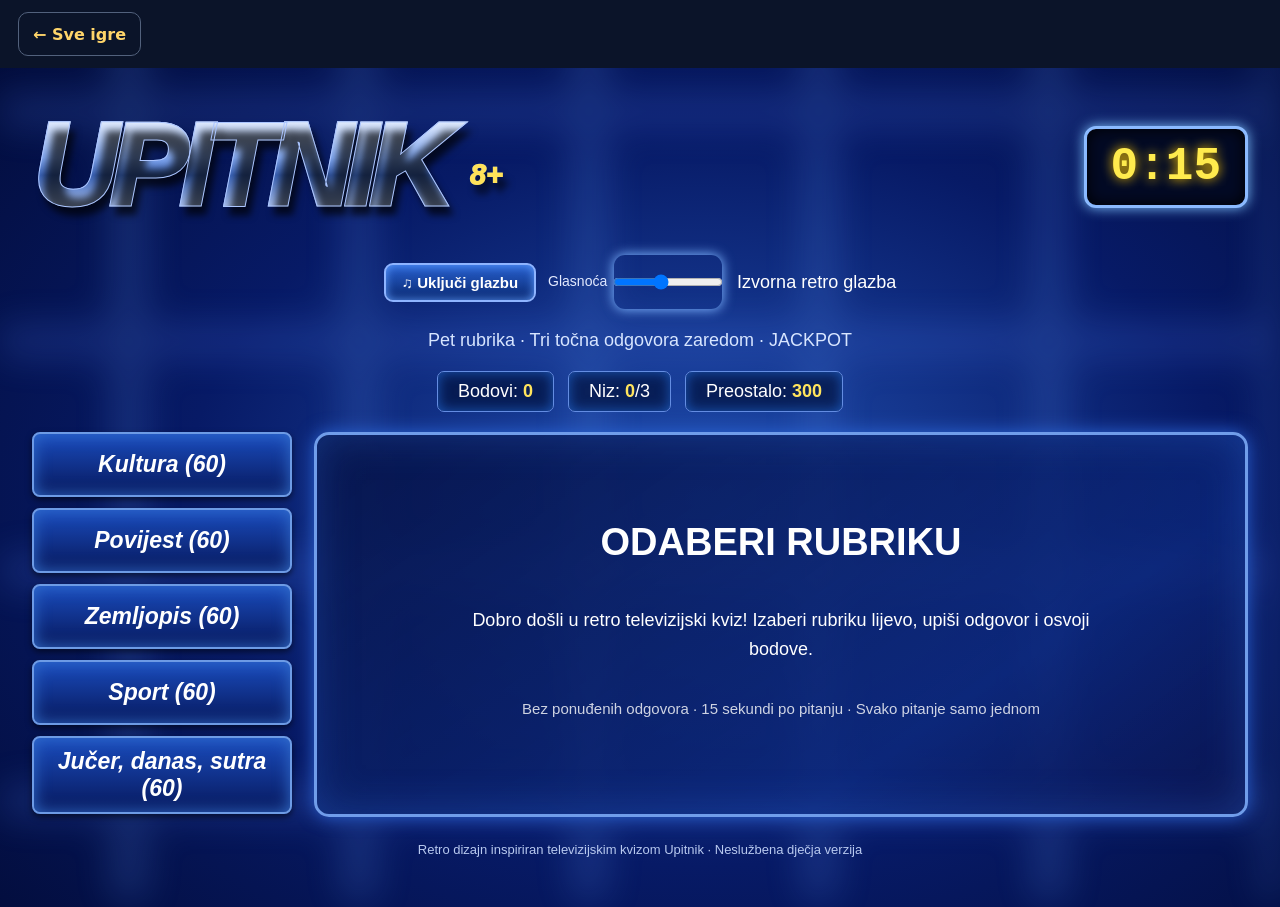
<file: upitnik-8-plus/index.html>
<!doctype html><html lang="hr"><head><meta charset="utf-8"><meta name="viewport" content="width=device-width,initial-scale=1"><title>UPITNIK 8+ — retro TV kviz</title><style>
*{box-sizing:border-box}body{margin:0;min-height:100vh;color:white;font:18px Arial,Helvetica,sans-serif;background:radial-gradient(ellipse at 55% 55%,#204eaf 0%,#071a66 52%,#020b36 100%);overflow-x:hidden}body:before{content:"";position:fixed;inset:0;pointer-events:none;opacity:.18;background:repeating-linear-gradient(90deg,transparent 0 110px,#639cff 111px 145px,transparent 150px 230px),repeating-linear-gradient(0deg,transparent 0 80px,#5484ff 81px 116px,transparent 118px 230px);filter:blur(18px)}main{position:relative;max-width:1400px;margin:auto;padding:24px 32px 50px}.masthead{display:flex;align-items:center;justify-content:space-between;gap:20px;min-height:150px}.brand{font-weight:1000;font-size:clamp(52px,9vw,126px);font-style:italic;letter-spacing:-.06em;line-height:1;background:linear-gradient(#f2f7ff 5%,#83a9f2 42%,#3a63b8 57%,#c4d8ff 90%);background-clip:text;color:transparent;-webkit-text-stroke:1px #abc5ff;text-shadow:5px 9px 7px #000a}.brand small{font-size:.25em;letter-spacing:0;color:#ffe25a;-webkit-text-stroke:0;vertical-align:middle}.clock{border:3px solid #8bbaff;box-shadow:0 0 13px #81c4ff,inset 0 0 16px #000;background:#030a25;border-radius:12px;padding:12px 24px;color:#ffeb4d;text-shadow:0 0 12px #ffca00;font:700 clamp(24px,4vw,46px) monospace;white-space:nowrap}.intro{color:#d7e5ff;text-align:center;margin:0 0 20px}.stat{display:flex;justify-content:center;flex-wrap:wrap;gap:14px;margin-bottom:20px}.stat span{background:#051646c9;border:1px solid #648de2;border-radius:7px;padding:9px 20px;box-shadow:inset 0 0 13px #1c56b5}.stat b{color:#ffe45d}.layout{display:grid;grid-template-columns:minmax(185px,260px) 1fr;gap:22px;align-items:stretch}.categories{display:flex;flex-direction:column;gap:11px}.categories button,.category-pill{width:100%;min-height:65px;display:flex;align-items:center;justify-content:center;text-align:center;padding:10px 14px;color:white;font-size:clamp(16px,2vw,23px);font-style:italic;font-weight:700;border:2px solid #6d9be5;border-radius:8px;background:linear-gradient(#1a4cbd,#07185c);box-shadow:inset 0 0 16px #326dcb,0 3px 6px #0008}.categories button:hover,.categories button:focus{border-color:#ffe348;box-shadow:0 0 14px #ffdc49}.categories button:disabled{opacity:.4;cursor:not-allowed}.category-pill{border-color:#ffdc43;box-shadow:0 0 12px #ffe152,inset 0 0 20px #326dcb}.panel{border:3px solid #709dea;border-radius:15px;background:linear-gradient(145deg,#061348e8,#0c277acb 70%,#0b1551e8);box-shadow:inset 0 0 40px #2b61c766,0 0 18px #2b61d1;min-height:385px;padding:30px;display:flex;flex-direction:column;justify-content:center;align-items:center;text-align:center}.panel h2{font-size:clamp(24px,3vw,38px);margin:8px 0 24px}.panel p{max-width:650px;line-height:1.6}.hidden{display:none!important}button{cursor:pointer;border:2px solid #8eb4ff;border-radius:9px;padding:13px 22px;background:linear-gradient(#2861d0,#09276f);color:white;font-size:18px;font-weight:700;box-shadow:inset 0 0 10px #5c9afa}button:hover{filter:brightness(1.2)}button:disabled{opacity:.55;cursor:default}.gold{background:#a86c00}#question{font-size:clamp(26px,3.4vw,46px);font-weight:700;line-height:1.25;max-width:850px;margin:25px 0 30px}#category{font-size:21px;color:#ffdf52;font-weight:bold;text-transform:uppercase;letter-spacing:.08em}#timer{display:none}input{width:min(100%,780px);font-size:clamp(20px,2.6vw,32px);padding:17px 20px;border-radius:12px;border:3px solid #a3caff;background:#071b62;color:white;box-shadow:0 0 12px #7db3ff;outline:none;text-align:center}input::placeholder{color:#a8bce2}input:focus{border-color:#ffe264}#feedback{min-height:40px;font-size:22px;font-weight:bold;color:#ffeb72;margin:20px 0 10px}.small{opacity:.8;font-size:15px}.actions{margin-top:18px}.foot{text-align:center;font-size:13px;color:#b8c9ef;margin-top:25px}@media(max-width:680px){main{padding:12px}.masthead{min-height:95px}.brand{font-size:clamp(42px,10vw,76px)}.clock{font-size:22px;padding:8px}.layout{grid-template-columns:1fr}.categories{display:grid;grid-template-columns:repeat(2,minmax(0,1fr))}.categories button{min-height:48px;font-size:15px}.panel{min-height:330px;padding:18px}.stat span{padding:7px 10px;font-size:14px}}
#soundControls{display:flex;justify-content:center;align-items:center;gap:12px;margin:10px auto 18px;flex-wrap:wrap}#soundControls button{font-size:15px;padding:9px 16px}#soundControls label{font-size:14px;color:#e4ebff}#volume{width:110px;vertical-align:middle}</style></head><body><nav id="quiz-hub-return" aria-label="Povratak na izbor igre" style="display:block;position:relative;padding:12px 18px;background:#0b1429;text-align:left;font:700 16px system-ui;z-index:1"><a href="/djecji-kvizovi/" style="display:inline-flex;align-items:center;min-height:44px;padding:0 14px;border:1px solid #52617c;border-radius:10px;color:#ffd56a;text-decoration:none">← Sve igre</a></nav><main><header class="masthead"><div class="brand">UPITNIK <small>8+</small></div><div class="clock" id="clock">0:15</div></header><div id="soundControls"><button id="musicToggle" type="button">♫ Uključi glazbu</button><label>Glasnoća <input id="volume" type="range" min="0" max="100" value="35"></label><span id="soundState" aria-live="polite">Izvorna retro glazba</span></div><p class="intro">Pet rubrika · Tri točna odgovora zaredom · JACKPOT</p><div class="stat"><span>Bodovi: <b id="points">0</b></span><span>Niz: <b id="streak">0</b>/3</span><span>Preostalo: <b id="remaining">300</b></span></div><div class="layout"><aside><div id="categories" class="categories"></div><div id="activeCategory" class="category-pill hidden"></div></aside><div><section id="home" class="panel"><h2>ODABERI RUBRIKU</h2><p>Dobro došli u retro televizijski kviz! Izaberi rubriku lijevo, upiši odgovor i osvoji bodove.</p><p class="small">Bez ponuđenih odgovora · 15 sekundi po pitanju · Svako pitanje samo jednom</p></section><section id="play" class="panel hidden"><div id="category"></div><div id="timer"></div><div id="question"></div><input id="answer" autocomplete="off" placeholder="Upiši odgovor" aria-label="Tvoj odgovor"><div class="actions"><button id="submit">POTVRDI</button><button id="skip">NE ZNAM</button></div><div id="feedback" aria-live="polite"></div><button id="continue" class="hidden">DALJE</button></section><section id="end" class="panel hidden"><h2>BRAVO!</h2><p id="summary"></p><button onclick="location.reload()">NOVA IGRA</button></section></div></div><div class="foot">Retro dizajn inspiriran televizijskim kvizom Upitnik · Neslužbena dječja verzija</div></main>
<script>
const cats=['Kultura','Povijest','Zemljopis','Sport','Jučer, danas, sutra'];
const data={
'Kultura':[
['Tko je napisao Šegrta Hlapića?','Ivana Brlić-Mažuranić','Ivana Brlić Mažuranić'],['Koji instrument ima crne i bijele tipke?','klavir'],['Kako se zove drveni lutak kojem raste nos kad laže?','Pinokio'],['Tko je naslikao Mona Lisu?','Leonardo da Vinci','Leonardo'],['Kako se zove čarobnjak s ožiljkom na čelu?','Harry Potter'],['Koji instrument ima šest žica i često se svira trzanjem?','gitara'],['Kako se zove osoba koja režira film?','redatelj','redateljica'],['Koji se ples često pleše u paru u tročetvrtinskom taktu?','valcer'],['Kako se zove knjiga koja objašnjava značenje riječi?','rječnik'],['Kako se zove mjesto na kojem se izvode kazališne predstave?','kazalište'],['Koja je djevojčica posjetila Zemlju Čudesa?','Alisa'],['Kako se zove patak u mornarskoj majici iz Disneyjevih crtića?','Paško Patak','Donald Duck'],['Koji instrument svira glazbenik udarajući palicama po opnama?','bubnjevi','bubanj'],['Kako se zove pjesma koju pjeva jedna osoba bez pratnje?','solo'],['Koji lik živi u ananasu pod morem?','Spužva Bob','SpongeBob'],['Koja boja nastaje miješanjem plave i žute?','zelena'],['Kako se zove slika izrađena od sitnih kamenčića?','mozaik'],['Kako se zove osoba koja piše pjesme?','pjesnik','pjesnikinja'],['Koji je najčešći naziv za kazališnu lutku na koncima?','marioneta'],['Kako se zove zbirka zemljovida?','atlas'],['Koji instrument ima gudalo i četiri žice?','violina'],['Koja je djevojčica nosila crvenu kapicu u poznatoj bajci?','Crvenkapica'],['Kako se zove priča u slikama i oblačićima?','strip'],['Koji se umjetnički materijal oblikuje i peče u peći?','glina'],['Kako se zove čovjek koji nastupa smiješnim točkama u cirkusu?','klaun'],['Tko je autor Vlaka u snijegu?','Mato Lovrak'],['Koji se znak piše na kraju upitne rečenice?','upitnik'],['Kako se zove glavni lik iz priča o Sherlocku Holmesu?','Sherlock Holmes','Sherlock'],['Kako se zove skup pjevača koji zajedno pjevaju?','zbor'],['Koji se predmet koristi za slikanje vodenim bojama?','kist'],['Kako se zove umjetnost savijanja papira?','origami'],['Koja je drvena lutka poznata po rečenici o tome da želi biti pravi dječak?','Pinokio'],['Koji je instrument poznat po tipkama i mijehu?','harmonika'],['Kako se zove velika knjiga s abecedno poredanim pojmovima i objašnjenjima?','enciklopedija'],['Kako se zove izmišljeni dječak koji nikada ne odraste?','Petar Pan','Peter Pan'],['Koji je poznati detektiv prijatelj doktora Watsona?','Sherlock Holmes'],['Koji je lik poznat kao djevojčica s pletenicama i neobičnom snagom?','Pipi Duga Čarapa','Pipi'],['Koja riječ označava glazbu bez pjevanja?','instrumental'],['Kako se zove slikar koji slika vlastiti portret?','autoportret'],['Koji je naziv za kratku poučnu priču sa životinjama?','basna'],['Kako se zove velika slikarska površina na zidu?','mural'],['Koja je čarobna riječ kojom se često otvaraju vrata u bajkama?','Sezame otvori se'],['Koji instrument najčešće ima 88 tipki?','klavir'],['Kako se zove završni dio kazališne predstave kad se glumci poklone?','naklon'],['Koji je poznati miš Disneyev simbol?','Mickey Mouse','Miki Maus'],['Kako se zove priča koja se prenosi usmenom predajom?','legenda'],['Koji se znak u notnom zapisu koristi za označavanje tišine?','pauza'],['Kako se zove osoba koja piše filmski scenarij?','scenarist','scenaristica'],['Koja vrsta knjige sadrži stihove?','zbirka pjesama','poezija'],['Koji je naziv za crtež osobe s namjerno naglašenim osobinama?','karikatura'],['Kako se zove umjetnost lijepog pisanja?','kaligrafija'],['Kako se zove osoba koja vodi orkestar?','dirigent','dirigentica'],['Koji je naziv za glumca koji govori tekst umjesto lika u animiranom filmu?','sinkronizator'],['Kako se zove stanka između dva čina kazališne predstave?','pauza'],['Koji se predmet koristi za oblikovanje skulpture od kamena?','dlijeto'],['Koji je naziv za pjesmu kojom država predstavlja sebe?','himna'],['Kako se zove osoba koja fotografira?','fotograf','fotografkinja'],['Kako se zove zapis glazbe na crtovlju?','note','notni zapis'],['Koji je naziv za vrlo kratku šaljivu priču?','vic'],['Koji je naziv za knjigu u kojoj osoba piše svoje dnevne događaje?','dnevnik'] ],
'Povijest':[
['Kako se zvao prvi hrvatski kralj prema tradicionalnom prikazu?','Tomislav'],['Koji su drevni ljudi gradili piramide u Gizi?','Egipćani'],['Kako se zove rimski amfiteatar u Puli?','Arena'],['Koji je grad zatrpao Vezuv 79. godine?','Pompeji'],['Kako se zvao poznati rimski vojskovođa Cezar?','Julije Cezar','Gaj Julije Cezar'],['U kojoj je zemlji nastao papir?','Kina'],['Kako se zvala velika država kojom su vladali faraoni?','Egipat'],['Koji je narod izgradio Kolosej?','Rimljani'],['Kako se zvao brod na kojem je Kolumbo 1492. plovio preko Atlantika, jedan od tri?','Santa Maria'],['Koji je izumitelj poznat po usavršavanju žarulje?','Thomas Edison','Edison'],['Kako se zove pismo starih Egipćana sa slikovnim znakovima?','hijeroglifi'],['Kako se zvao prvi čovjek na Mjesecu?','Neil Armstrong','Armstrong'],['Koje je godine čovjek prvi put hodao Mjesecom?','1969'],['Kako se zove razdoblje vitezova i dvoraca u Europi?','srednji vijek'],['Koja je kraljica poznata po vladavini starim Egiptom i susretu s Cezarom?','Kleopatra'],['Kako se zvao veliki zid koji je dijelio Berlin?','Berlinski zid'],['Koje je godine pao Berlinski zid?','1989'],['Koji je grad bio središte Rimskog Carstva?','Rim'],['Kako se zove brod kojim su Vikinzi plovili morem?','drakar','vikinški brod'],['Kako se zvao hrvatski ban koji je 1848. poveo vojsku?','Josip Jelačić','Jelačić'],['Koji je znanstvenik poznat po zakonu gravitacije i jabuci?','Isaac Newton','Newton'],['Koji je izum omogućio brzo tiskanje knjiga u Europi u 15. stoljeću?','tiskarski stroj','tisak'],['Tko je usavršio europski tisak pomičnim slovima?','Johannes Gutenberg','Gutenberg'],['Kako se zove prapovijesno doba kada se najviše koristio kamen?','kameno doba'],['Koji je narod izgradio Machu Picchu?','Inke'],['Koja je poznata francuska vojskovođa bila Ivana?','Ivana Orleanska'],['Kako se zvao prvi predsjednik samostalne Hrvatske?','Franjo Tuđman','Tuđman'],['Koje je godine Hrvatska proglasila neovisnost?','1991'],['Kako se zvao poznati putnik iz Venecije koji je opisao Aziju?','Marko Polo'],['Koji je drevni narod koristio klinasto pismo u Mezopotamiji?','Sumerani'],['Kako se zvao poznati makedonski osvajač?','Aleksandar Veliki'],['Kako se zvao brod koji je potonuo 1912. nakon udara u santu leda?','Titanic'],['Koji je grad poznat po antičkoj Akropoli?','Atena'],['Kako se zvala velika epidemija kuge u srednjem vijeku?','Crna smrt'],['Koji je hrvatski izumitelj povezan s padobranom Homo volans?','Faust Vrančić'],['Kako se zvao čovjek koji je vodio prvu ekspediciju oko svijeta na njezinu početku?','Ferdinand Magellan','Magellan'],['Koji je hrvatski znanstvenik poznat po izmjeničnoj struji?','Nikola Tesla','Tesla'],['Koje je godine završio Drugi svjetski rat u Europi?','1945'],['Koji je narod bio poznat po gladijatorima?','Rimljani'],['Kako se zove grčki bog mora?','Posejdon'],['Kako se zove rimski bog rata?','Mars'],['Koji je povijesni grad bio zakopan pepelom Vezuva?','Pompeji'],['Kako se zvao drevni vladar Egipta?','faraon'],['Koji je hrvatski grad bio sjedište Dioklecijanove palače?','Split'],['Kako se zove razdoblje prije pojave pisma?','prapovijest'],['Koji je narod gradio velike hramove na Jukatanu?','Maje'],['Koji je izumitelj povezan s telefonom i patentom iz 1876.?','Alexander Graham Bell','Bell'],['Koji je grad bio glavni grad Bizantskog Carstva?','Carigrad','Konstantinopol'],['Kako se zove kameni spomenik s natpisom koji je pomogao čitanju hijeroglifa?','Kamen iz Rosette','Rozetski kamen'],['Kako se zove razdoblje velikog razvoja umjetnosti nakon srednjeg vijeka?','renesansa'],['Koja je kraljica bila poznata kao Elizabeta Prva?','Elizabeta I.','Elizabeta'],['Kako se zvao grčki filozof koji je bio učitelj Aleksandra Velikog?','Aristotel'],['Koja je povijesna civilizacija gradila zigurate?','Sumerani'],['Koji je hrvatski grad poznat po staroj tvrđavi Klis u blizini?','Split'],['Koji je rimski car dao sagraditi palaču u Splitu?','Dioklecijan'],['Kako se zvala poznata egipatska kraljica Nefertiti?','Nefertiti'],['Koja je godina početka Prvog svjetskog rata?','1914'],['Koja je godina završetka Prvog svjetskog rata?','1918'],['Kako se zove stari trgovački put između Kine i Europe?','Put svile'],['Koji je hrvatski grad poznat po srednjovjekovnim zidinama uz more?','Dubrovnik'] ],
'Zemljopis':[
['Koji je glavni grad Portugala?','Lisabon'],['Koji je najveći ocean?','Tihi ocean','Pacifik'],['Koji je glavni grad Francuske?','Pariz'],['Koja rijeka protječe kroz Zagreb?','Sava'],['Koji je najviši vrh Hrvatske?','Dinara','Sinjal'],['Na kojem se kontinentu nalazi Egipat?','Afrika'],['Koji je glavni grad Italije?','Rim'],['Koji je glavni grad Slovenije?','Ljubljana'],['Koji je najveći otok u Hrvatskoj?','Cres','Krk'],['Kako se zove najveća vruća pustinja na Zemlji?','Sahara'],['Koja je rijeka poznata po prolasku kroz London?','Temza'],['Koji je glavni grad Austrije?','Beč'],['Koja je država poznata po obliku čizme?','Italija'],['Koji je najviši vrh svijeta?','Mount Everest','Everest'],['Koji je glavni grad Njemačke?','Berlin'],['Koji je glavni grad Grčke?','Atena'],['Na kojem se kontinentu nalazi Brazil?','Južna Amerika'],['Koje more zapljuskuje hrvatsku obalu?','Jadransko more','Jadran'],['Koja je rijeka najpoznatija u Egiptu?','Nil'],['Koji je glavni grad Španjolske?','Madrid'],['Koji je glavni grad Mađarske?','Budimpešta'],['Koji je glavni grad Češke?','Prag'],['Koji je glavni grad Slovačke?','Bratislava'],['Koji je glavni grad Poljske?','Varšava'],['Koji je glavni grad Norveške?','Oslo'],['Koji je glavni grad Švedske?','Stockholm'],['Koji je glavni grad Danske?','Kopenhagen'],['Koji je glavni grad Finske?','Helsinki'],['Koji je glavni grad Irske?','Dublin'],['Koji je glavni grad Ujedinjenog Kraljevstva?','London'],['Koji je glavni grad Japana?','Tokio'],['Koji je glavni grad Kine?','Peking'],['Koji je glavni grad Indije?','New Delhi'],['Koji je glavni grad Australije?','Canberra'],['Koji je glavni grad Kanade?','Ottawa'],['Koji je glavni grad SAD-a?','Washington'],['Koji je glavni grad Argentine?','Buenos Aires'],['Koji je glavni grad Čilea?','Santiago'],['Koji je glavni grad Meksika?','Ciudad de México','Mexico City'],['Koji je glavni grad Turske?','Ankara'],['Koji je glavni grad Egipta?','Kairo'],['Koji je glavni grad Maroka?','Rabat'],['Koji je glavni grad Kenije?','Nairobi'],['Koji je glavni grad Novog Zelanda?','Wellington'],['Koji je glavni grad Islanda?','Reykjavik'],['Koja planina razdvaja Europu i Aziju u Rusiji?','Ural'],['Kako se zove najveći koraljni greben kod Australije?','Veliki koraljni greben'],['Koje je najveće jezero u Africi po površini?','Viktorijino jezero'],['Koji je poznati slap na granici SAD-a i Kanade?','Niagarini slapovi','Niagara'],['Koja država ima grad Rio de Janeiro?','Brazil'],['Koja je država poznata po fjordovima i Oslu?','Norveška'],['Koja država ima grad Dubrovnik?','Hrvatska'],['Koji je najjužniji kontinent?','Antarktika'],['Koji je kontinent najmanji po površini?','Australija'],['Koja država ima oblik dugog uskog pojasa uz Tihi ocean?','Čile'],['Koja rijeka protječe kroz Budimpeštu?','Dunav'],['Koja rijeka protječe kroz Pariz?','Seina'],['Koji je hrvatski grad na ušću Neretve poznat po mandarinama u okolici?','Metković'],['Kako se zove poluotok na zapadu Hrvatske s Pulom i Rovinjem?','Istra'],['Koji je najviši vrh Alpa?','Mont Blanc'] ],
'Sport':[
['Koliko igrača jedne nogometne momčadi započinje utakmicu na terenu?','11','jedanaest'],['Koji sport koristi reket i lopticu preko mreže?','tenis'],['Koliko krugova ima olimpijski simbol?','5','pet'],['Koji se sport igra na ledu s pakom?','hokej na ledu','hokej'],['Kako se zove udarac u nogometu s bijele točke?','jedanaesterac','penal'],['Koliko igrača ima jedna košarkaška momčad na terenu?','5','pet'],['Koji se sport igra u bazenu s golovima?','vaterpolo'],['Koji se sport igra s perjanicom i reketom?','badminton'],['Kako se zove utrka duga 42,195 kilometara?','maraton'],['Koji sport koristi kuglu i čunjeve na stazi?','kuglanje'],['Koliko setova najviše može imati odbojkaška utakmica?','5','pet'],['Koji sport uključuje preskok, gredu i dvovisinski razboj?','gimnastika'],['Kako se zove sudac u tenisu koji sjedi na povišenom stolcu?','glavni sudac','sudac u stolcu'],['Koji se sport igra s palicom i malom bijelom lopticom na travnjaku s rupama?','golf'],['Koji sport ima discipline leptir, leđno i prsno?','plivanje'],['Koliko minuta traje jedno poluvrijeme seniorske nogometne utakmice bez nadoknade?','45'],['Kako se zove sportska borba s rukavicama u ringu?','boks'],['Koji sport koristi luk i strijelu?','streličarstvo'],['Kako se zove utrka na dva kotača s pedalama?','biciklizam'],['Koji sport uključuje skok s motkom?','atletika'],['Koji sport ima pozicije vratar, krilo i pivot u dvorani?','rukomet'],['Koliko igrača jedne rukometne momčadi smije biti na terenu?','7','sedam'],['Koji sport ima žuti dres za vodećeg na Tour de Franceu?','biciklizam'],['Kako se zove početni udarac u tenisu?','servis'],['Koji sport uključuje bacanje diska?','atletika'],['Kako se zove kazna od dvije minute u rukometu?','isključenje'],['Koji sport ima pojmove šah-mat i rokada?','šah'],['Koliko polja ima šahovska ploča?','64'],['Koja se figura u šahu kreće u obliku slova L?','skakač','konj'],['Koja figura u šahu smije preskakati druge figure?','skakač','konj'],['Koji sport koristi mač, floret i sablju?','mačevanje'],['Koji sport uključuje vožnju niz snježnu padinu na jednoj dasci?','snowboard','snowboarding'],['Kako se zove udarac u nogometu iz kuta?','korner','udarac iz kuta'],['Koji sport ima bacanje koplja?','atletika'],['Koji sport ima četiri plivačka stila u mješovitoj utrci?','plivanje'],['Koji sport ima utrke formule 1?','automobilizam'],['Koji sport ima vratnice i slalom na snijegu?','skijanje'],['Kako se zove olimpijska disciplina s tri sporta: plivanje, bicikl i trčanje?','triatlon'],['Koji sport koristi stol, mrežicu i male rekete?','stolni tenis'],['Koliko bodova vrijedi slobodno bacanje u košarci?','1','jedan'],['Koliko bodova vrijedi koš iza linije za tri poena?','3','tri'],['Koji sport ima skok u dalj?','atletika'],['Kako se zove nogometna pozicija koja brani gol rukama u kaznenom prostoru?','vratar','golman'],['Koji se sport igra s konjima i palicama za udaranje lopte?','polo'],['Koji sport uključuje jahanje i preskakanje prepona?','konjički sport','preponsko jahanje'],['Koji sport koristi rukavice i baseball palicu?','bejzbol','baseball'],['Kako se zove udarac u tenisu s druge strane tijela od forhenda?','bekhend','backhand'],['Koji sport ima bacanje kladiva?','atletika'],['Kako se zove utrka u kojoj natjecatelji predaju palicu?','štafeta','štafetna utrka'],['Koliko traje četvrtina prema FIBA pravilima u minutama?','10','deset'],['Koji sport koristi lopte i koš na visini 3,05 metara?','košarka'],['Kako se zove igra u kojoj se kugle približavaju maloj ciljnoj kuglici?','boćanje'],['Koji sport ima borilište tatami i pojaseve?','judo'],['Kako se zove udarac u odbojci kojim započinje poen?','servis'],['Koliko igrača jedne odbojkaške momčadi igra na terenu?','6','šest'],['Kako se zove plivačka utrka u kojoj se izmjenjuju četiri stila?','mješovito plivanje','mješovita utrka'],['Koji sport uključuje skokove u vodu?','skokovi u vodu'],['Koji sport ima grand slam turnir Wimbledon?','tenis'],['Koji sport ima pojam nokaut?','boks'],['Koji se sport igra s kamenjem koje klizi po ledu i metlama?','curling'] ],
'Jučer, danas, sutra':[
['Koliko dana ima prijestupna godina?','366'],['Koji dan dolazi nakon srijede?','četvrtak'],['Koliko minuta ima jedan sat?','60'],['Koji mjesec dolazi nakon rujna?','listopad'],['Koje godišnje doba dolazi nakon zime?','proljeće'],['Koliko sekundi ima jedna minuta?','60'],['Koliko mjeseci ima godina?','12'],['Koji je posljednji mjesec u godini?','prosinac'],['Koji je prvi mjesec u godini?','siječanj'],['Koliko dana ima obična godina?','365'],['Koji dan prethodi ponedjeljku?','nedjelja'],['Koliko sati ima dan?','24'],['Koliko tjedana približno ima godina?','52'],['Koji mjesec ima najmanje dana u običnoj godini?','veljača'],['Koji je međunarodni datum Nove godine?','1. siječnja','1 siječnja'],['Koji blagdan se slavi 25. prosinca?','Božić'],['Kako se zove uređaj koji mjeri temperaturu?','termometar'],['Koji uređaj pokazuje vrijeme?','sat'],['Koliko je pola sata u minutama?','30'],['Koliko je četvrt sata u minutama?','15'],['Koliko dana ima jedan tjedan?','7'],['Koji je dan između utorka i četvrtka?','srijeda'],['Koji mjesec dolazi prije lipnja?','svibanj'],['Koji mjesec dolazi poslije veljače?','ožujak'],['Koje godišnje doba dolazi prije zime?','jesen'],['Koje godišnje doba dolazi nakon proljeća?','ljeto'],['Koji mjesec dolazi nakon lipnja?','srpanj'],['Koji mjesec dolazi prije prosinca?','studeni'],['Koliko je 9 puta 8?','72'],['Koliko je 125 plus 275?','400'],['Koliko je 1000 minus 375?','625'],['Koliko je 144 podijeljeno s 12?','12'],['Koliko je 7 puta 13?','91'],['Koliko je 250 podijeljeno s 5?','50'],['Koliko centimetara ima metar?','100'],['Koliko metara ima kilometar?','1000'],['Koliko grama ima kilogram?','1000'],['Koliko je 3 sata u minutama?','180'],['Koliko je 2 i pol sata u minutama?','150'],['Koliko je 15 puta 4?','60'],['Koliko je 19 plus 28?','47'],['Koliko je 84 podijeljeno sa 7?','12'],['Koliko je 13 puta 6?','78'],['Koliko je 99 minus 46?','53'],['Koliko je 25 posto od 200?','50'],['Koliko je polovica broja 86?','43'],['Koliko je trećina broja 90?','30'],['Koliko je četvrtina broja 120?','30'],['Koliko je 17 plus 36?','53'],['Koliko je 12 puta 12?','144'],['Koliko je 64 podijeljeno s 8?','8'],['Koliko je 7 puta 9?','63'],['Koliko je 15 plus 27?','42'],['Koliko je 11 puta 11?','121'],['Koliko je 360 podijeljeno sa 6?','60'],['Koliko je 18 puta 5?','90'],['Koliko je 500 minus 175?','325'],['Koliko je 16 plus 49?','65'],['Koliko je 14 puta 7?','98'],['Koliko je 81 podijeljeno s 9?','9'] ]};

// Nova originalna instrumentalna glazba, sintetizirana lokalno putem Web Audio API-ja.
let audioCtx=null,musicOn=false,musicLoop=null,musicStep=0;
const tune=[0,7,12,7,3,10,12,15,12,7,10,5,3,7,0,null,0,7,12,19,15,12,10,7,5,10,12,7,3,5,7,null];
const bass=[0,0,5,5,8,8,7,7];
function audio(){if(!audioCtx){const C=window.AudioContext||window.webkitAudioContext;if(!C)return null;audioCtx=new C()}if(audioCtx.state==='suspended')audioCtx.resume();return audioCtx}
function note(freq,duration=.15,kind='triangle',strength=.1,delay=0){const a=audio();if(!a)return;let o=a.createOscillator(),g=a.createGain();o.type=kind;o.frequency.setValueAtTime(freq,a.currentTime+delay);let v=(Number(document.getElementById('volume').value)/100)*strength;g.gain.setValueAtTime(.0001,a.currentTime+delay);g.gain.exponentialRampToValueAtTime(Math.max(.0002,v),a.currentTime+delay+.012);g.gain.exponentialRampToValueAtTime(.0001,a.currentTime+delay+duration);o.connect(g);g.connect(a.destination);o.start(a.currentTime+delay);o.stop(a.currentTime+delay+duration+.03)}
function playStep(){let i=musicStep++%tune.length,n=tune[i];if(n!==null)note(261.63*Math.pow(2,n/12),.19,'sawtooth',.075);if(i%4===0)note(130.81*Math.pow(2,bass[Math.floor(i/4)%8]/12),.34,'triangle',.12);if(i%2===0)note(880,.025,'square',.014)}
function musicToggle(){musicOn=!musicOn;let b=document.getElementById('musicToggle');b.textContent=musicOn?'♫ Isključi glazbu':'♫ Uključi glazbu';if(musicOn){audio();playStep();musicLoop=setInterval(playStep,245)}else{clearInterval(musicLoop);musicLoop=null}}
document.getElementById('musicToggle').addEventListener('click',musicToggle);
function sfx(result){if(!audioCtx)return;if(result==='correct'){note(523,.13,'sine',.22);note(659,.13,'sine',.22,.12);note(784,.28,'sine',.24,.24)}else if(result==='wrong'){note(330,.2,'sawtooth',.14);note(220,.3,'sawtooth',.12,.18)}else if(result==='jackpot'){[523,659,784,1047,1319].forEach((f,i)=>note(f,.35,'triangle',.24,i*.13))}}

// Each category contains 60 items; maintain a single used-question pool across rounds.
let used=new Set(),score=0,streak=0,current=null,jackpot=false,locked=false,timer=null,time=0;
const $=id=>document.getElementById(id);const norm=s=>String(s).toLocaleLowerCase('hr').normalize('NFD').replace(/[\u0300-\u036f]/g,'').replace(/đ/g,'d').replace(/[^a-z0-9]/g,'');
function update(){ $('points').textContent=score;$('streak').textContent=streak;$('remaining').textContent=300-used.size; }
function home(){clearInterval(timer);$('home').classList.remove('hidden');$('activeCategory').classList.add('hidden');$('categories').classList.remove('hidden');$('clock').textContent='0:15';$('play').classList.add('hidden');$('categories').innerHTML='';cats.forEach(c=>{let available=data[c].some((_,i)=>!used.has(c+'|'+i));let b=document.createElement('button');b.textContent=c+' ('+data[c].filter((_,i)=>!used.has(c+'|'+i)).length+')';b.disabled=!available;b.onclick=()=>ask(c);$('categories').append(b)});if(used.size===300){$('home').classList.add('hidden');$('end').classList.remove('hidden');$('summary').textContent='Osvojeno bodova: '+score;}}
function ask(cat,isJackpot=false){let choices=data[cat].map((q,i)=>({q,i})).filter(x=>!used.has(cat+'|'+x.i));if(!choices.length){home();return}let pick=choices[Math.floor(Math.random()*choices.length)];used.add(cat+'|'+pick.i);current=pick.q;jackpot=isJackpot;locked=false;$('home').classList.add('hidden');$('play').classList.remove('hidden');$('categories').classList.add('hidden');$('activeCategory').classList.remove('hidden');$('activeCategory').textContent=cat;$('category').textContent=(jackpot?'🏆 JACKPOT · ':'')+cat;$('question').textContent=current[0];$('answer').value='';$('answer').disabled=false;$('submit').disabled=false;$('skip').disabled=false;$('feedback').textContent='';$('continue').classList.add('hidden');$('answer').focus();time=jackpot?20:15;$('timer').textContent=time+' s';$('clock').textContent='0:'+String(time).padStart(2,'0');clearInterval(timer);timer=setInterval(()=>{time--;$('timer').textContent=time+' s';$('clock').textContent='0:'+String(time).padStart(2,'0');if(time<=0)resolve(false,true)},1000);update()}
function resolve(correct,timeout=false){if(locked)return;locked=true;clearInterval(timer);$('answer').disabled=true;$('submit').disabled=true;$('skip').disabled=true;if(correct){sfx(jackpot?'jackpot':'correct');score+=jackpot?500:100;streak=jackpot?0:streak+1;$('feedback').textContent='✓ TOČNO! '+(jackpot?'JACKPOT +500 bodova!':'+100 bodova!')}else{sfx('wrong');streak=0;$('feedback').textContent=(timeout?'Vrijeme je isteklo. ':'Netočno. ')+'Točan odgovor: '+current[1]}$('continue').textContent=correct&&!jackpot&&streak===3?'Igraj JACKPOT':'Dalje';$('continue').classList.remove('hidden');update()}
$('submit').onclick=()=>resolve(current.slice(1).some(a=>norm(a)===norm($('answer').value)));$('skip').onclick=()=>resolve(false);$('answer').addEventListener('keydown',e=>{if(e.key==='Enter'&&!locked)$('submit').click();else if(e.key==='Enter'&&locked)$('continue').click()});$('continue').onclick=()=>{if(streak===3&&!jackpot){let available=cats.filter(c=>data[c].some((_,i)=>!used.has(c+'|'+i)));if(!available.length){home();return}streak=0;ask(available[Math.floor(Math.random()*available.length)],true)}else home()};home();
</script></html>
</file>
<file: 9-plus/style.css>
:root{color-scheme:dark;--bg:#0b1429;--panel:#14223d;--line:#2a3c5b;--text:#f5f7ff;--muted:#b7c5dd;--gold:#a6f0cb;--blue:#c1adff}*{box-sizing:border-box}body{margin:0;background:radial-gradient(ellipse at 80% 0,#1a3055 0,transparent 60%),var(--bg);font:17px system-ui,sans-serif;color:var(--text);min-height:100vh}main{max-width:760px;margin:auto;padding:25px 18px}header{display:flex;justify-content:space-between;align-items:center;letter-spacing:1px;font-size:15px}header span{border:1px solid var(--line);padding:7px 12px;border-radius:12px}.eyebrow{color:var(--gold);font-size:12px;letter-spacing:2px;margin-top:42px}h1{font-size:clamp(40px,9vw,68px);line-height:1.07;margin:16px 0}h2{font-size:25px;line-height:1.4;margin:12px 0 20px}.lead{font-size:20px;color:var(--muted)}p{line-height:1.65;color:var(--muted)}.hero{display:flex;justify-content:space-around;align-items:center;background:#172947;border:1px solid var(--line);border-radius:25px;padding:25px 15px;margin:28px 0;font-size:48px}.trail{font-size:15px;letter-spacing:6px;color:var(--blue)}.panel{background:var(--panel);border:1px solid var(--line);border-radius:24px;padding:24px;margin:22px 0}.panel ol{padding-left:24px}.panel li{padding:5px 0 12px 8px}.panel small{display:block;color:var(--muted);font-size:15px;margin-top:4px}label{display:block;margin-top:18px;font-weight:650}select{display:block;width:100%;background:#0f1b31;border:1px solid var(--line);color:var(--text);padding:14px;border-radius:12px;font:inherit;margin-top:8px}button{font:inherit;font-weight:700;cursor:pointer;border-radius:14px;border:0;padding:16px;touch-action:manipulation}button:focus-visible,select:focus-visible{outline:3px solid var(--gold);outline-offset:3px}button:disabled{cursor:default;opacity:1}.primary{width:100%;background:var(--gold);color:#17213b;margin-top:20px;font-size:19px}.quiet{background:transparent;color:var(--muted);border:1px solid var(--line);padding:11px 13px}.note,footer{font-size:13px;color:#95a8c7}footer{text-align:center;line-height:1.7;margin-top:30px}.status{display:flex;justify-content:space-between;gap:10px;margin-top:28px;align-items:center}.status b{color:var(--gold)}.qtop{display:flex;justify-content:space-between;align-items:center;gap:8px}.pill{font-size:13px;color:var(--blue)}#answers{display:grid;gap:12px}#answers button{text-align:left;background:#1f3354;color:white;border:2px solid #32496c}#answers button.good{border-color:#8fe4ac;background:#204c3d}#answers button.bad{border-color:#ff9b93;background:#58343e}#feedback{line-height:1.6;margin-top:18px;font-weight:600}#skip{display:block;margin-top:16px}.big{font-size:65px;text-align:center}.board{display:grid;grid-template-columns:repeat(8,1fr);gap:5px;margin-top:22px}.cell{min-height:65px;background:#192c49;border:1px solid #314968;border-radius:10px;text-align:center;padding:6px 1px;display:flex;flex-direction:column;justify-content:space-between;font-size:22px}.cell small{font-size:10px;color:#b8c8e0}.cell.safe{border-color:#8fe4ac}.offer{display:block;width:100%;text-align:left;background:#213957;color:white;border:1px solid #446083;margin:12px 0;line-height:1.6}.offer small{display:block;color:var(--muted)}.racebox{background:#172947;border:1px solid var(--line);border-radius:15px;padding:15px;margin-top:20px}.racebox progress{width:100%;accent-color:var(--gold);height:18px}.racebox p{margin:6px 0;font-size:15px}[hidden]{display:none!important}@media(max-width:420px){.panel{padding:19px}.status{font-size:14px}.cell{font-size:18px;min-height:58px}.trail{letter-spacing:2px}h2{font-size:23px}}

.soundbar{display:flex;align-items:center;gap:12px;flex-wrap:wrap;margin-top:18px}.soundbar label{font-size:12px;color:var(--muted)}.soundbar input{width:110px;accent-color:var(--gold)}
</file>
<file: milijunas-8-plus/style.css>
:root{color-scheme:dark;--bg:#0c1029;--panel:#171c3a;--line:#333b66;--gold:#ffda87;--muted:#b4bddc;--text:#f7f5ff;--lavender:#c0b0ff}*{box-sizing:border-box}body{margin:0;background:radial-gradient(ellipse at top right,#30215a 0,transparent 55%),var(--bg);color:var(--text);font:17px system-ui,sans-serif;min-height:100vh}main{max-width:1100px;margin:auto;padding:26px 20px}header{display:flex;justify-content:space-between;align-items:center}header a{color:var(--gold);text-decoration:none;font-weight:850;letter-spacing:1px;font-size:15px}.age{border:1px solid var(--line);border-radius:12px;padding:7px 12px}.eyebrow{font-size:12px;letter-spacing:2px;color:var(--gold);margin-top:44px}h1{font-size:clamp(42px,8vw,74px);letter-spacing:-2px;line-height:1.06;margin:18px 0}h2{font-size:25px;line-height:1.45;margin:0 0 18px}.lead{font-size:21px;color:var(--muted);line-height:1.6}p{line-height:1.65}.muted,.topics{color:var(--muted);font-size:14px}.million{border:1px solid #66517d;background:linear-gradient(125deg,#322751,#191e40);border-radius:24px;padding:24px;text-align:center;margin:30px 0}.million span{display:inline-block;color:var(--gold);font-size:25px}.million b{display:block;font-size:clamp(38px,9vw,66px);font-variant-numeric:tabular-nums;color:var(--gold)}.million small{font-size:11px;letter-spacing:3px}.homegrid{display:grid;grid-template-columns:1.25fr 1fr;gap:20px}.card{background:var(--panel);border:1px solid var(--line);border-radius:22px;padding:25px}.card ol{padding-left:22px;line-height:1.9}.memory>span{font-size:32px}.memory p{font-size:15px;color:var(--muted)}#remaining{color:var(--gold)}button{font:inherit;font-weight:700;border:0;border-radius:13px;padding:15px;cursor:pointer;touch-action:manipulation}button:focus-visible,a:focus-visible{outline:3px solid var(--gold);outline-offset:4px}.primary{background:var(--gold);color:#24203c;width:100%;margin:14px 0;font-size:18px}.quiet{background:#171d3b;color:var(--muted);border:1px solid var(--line);font-size:14px;padding:11px 13px}button:disabled{cursor:default}.topics,footer{text-align:center;margin-top:28px}footer{font-size:12px;color:#97a1c4;line-height:1.7}.gamehead{display:flex;justify-content:space-between;align-items:center;margin:30px 0 22px}.gamehead h2{color:var(--gold);font-size:32px;margin:5px 0}.gamehead span{font-size:14px;color:var(--muted)}.layout{display:grid;grid-template-columns:minmax(0,1fr) 215px;gap:20px}.lifelines{display:flex;gap:10px;margin-bottom:16px}.lifelines button{flex:1;background:#29234c;color:var(--gold);border:1px solid #574775;font-size:24px;padding:12px 4px}.lifelines span{display:block;font-size:12px;margin-top:4px}.lifelines button:disabled{opacity:.4}.qmeta{display:flex;justify-content:space-between;gap:8px;color:var(--lavender);font-size:12px;margin-bottom:20px}#question{min-height:70px}#answers{display:grid;gap:12px}#answers button{display:flex;align-items:center;gap:12px;background:#202848;color:white;border:2px solid #3b476e;text-align:left;font-size:18px;padding:17px}#answers button b{color:var(--gold);font-size:16px}#answers button.good{background:#214c42;border-color:#8fe3b7}#answers button.bad{background:#5b303e;border-color:#ff9b9b}#answers button.eliminated{opacity:.28;text-decoration:line-through}#feedback{margin-top:18px;line-height:1.6;font-weight:650}#help{margin-top:18px;background:#262545;border-radius:13px;padding:17px;font-size:15px;line-height:1.6}.poll{display:grid;grid-template-columns:20px 1fr 40px;gap:10px;align-items:center;margin:10px 0}.poll progress{width:100%;accent-color:var(--gold)}.bottom{display:flex;justify-content:space-between;align-items:center;gap:10px;margin-top:18px}.bottom span{font-size:13px;color:var(--muted)}.ladder{padding:17px;height:fit-content}.ladder h3{font-size:14px;margin:0 0 12px;color:var(--muted)}.ladder ol{display:flex;flex-direction:column-reverse;list-style:none;padding:0;margin:0;gap:3px;line-height:1.4}.ladder li{display:flex;justify-content:space-between;gap:8px;padding:7px 9px;font-size:13px;border-radius:8px;color:var(--muted)}.ladder li.safe{color:var(--gold)}.ladder li.active{background:var(--gold);color:#201c36;font-weight:800}.ladder li.passed{color:#9ee4c3}.result{max-width:650px;margin:42px auto;text-align:center}.result .eyebrow{margin-top:14px}.result h1{font-size:48px}.result p{color:var(--muted)}#endIcon{font-size:65px}#endPrize{font-size:38px;color:var(--gold);font-weight:850;margin:20px 0}#storageWarning{padding:15px;background:#55401e;border:1px solid #b6914d;border-radius:12px;font-size:14px}[hidden]{display:none!important}@media(max-width:760px){.layout{grid-template-columns:1fr}.ladder{margin-top:10px}.ladder ol{display:grid;grid-template-columns:repeat(3,1fr);gap:4px}.ladder li{font-size:11px;padding:7px}.homegrid{grid-template-columns:1fr}.bottom{flex-wrap:wrap}.card{padding:21px}.gamehead h2{font-size:27px}}@media(prefers-reduced-motion:no-preference){.question{animation:appear .22s ease-out}@keyframes appear{from{opacity:.5;transform:translateY(4px)}to{opacity:1;transform:none}}}

.soundbar{display:flex;gap:12px;align-items:center;flex-wrap:wrap;margin:20px 0 5px}.soundbar label{font-size:12px;color:var(--muted)}.soundbar input{width:105px;accent-color:var(--gold)}#soundStatus{font-size:12px;color:var(--muted)}

.soundbar{display:flex;gap:12px;align-items:center;flex-wrap:wrap;margin:20px 0 5px}.soundbar label{font-size:12px;color:var(--muted)}.soundbar input{width:105px;accent-color:var(--gold)}#soundStatus{font-size:12px;color:var(--muted)}
</file>
<file: potjera-8-plus/style.css>
:root{color-scheme:dark;--bg:#0b1429;--panel:#14223d;--line:#2a3c5b;--text:#f5f7ff;--muted:#b7c5dd;--gold:#ffd56a;--blue:#80cbff}*{box-sizing:border-box}body{margin:0;background:radial-gradient(ellipse at 80% 0,#1a3055 0,transparent 60%),var(--bg);font:17px system-ui,sans-serif;color:var(--text);min-height:100vh}main{max-width:760px;margin:auto;padding:25px 18px}header{display:flex;justify-content:space-between;align-items:center;letter-spacing:1px;font-size:15px}header span{border:1px solid var(--line);padding:7px 12px;border-radius:12px}.eyebrow{color:var(--gold);font-size:12px;letter-spacing:2px;margin-top:42px}h1{font-size:clamp(40px,9vw,68px);line-height:1.07;margin:16px 0}h2{font-size:25px;line-height:1.4;margin:12px 0 20px}.lead{font-size:20px;color:var(--muted)}p{line-height:1.65;color:var(--muted)}.hero{display:flex;justify-content:space-around;align-items:center;background:#172947;border:1px solid var(--line);border-radius:25px;padding:25px 15px;margin:28px 0;font-size:48px}.trail{font-size:15px;letter-spacing:6px;color:var(--blue)}.panel{background:var(--panel);border:1px solid var(--line);border-radius:24px;padding:24px;margin:22px 0}.panel ol{padding-left:24px}.panel li{padding:5px 0 12px 8px}.panel small{display:block;color:var(--muted);font-size:15px;margin-top:4px}label{display:block;margin-top:18px;font-weight:650}select{display:block;width:100%;background:#0f1b31;border:1px solid var(--line);color:var(--text);padding:14px;border-radius:12px;font:inherit;margin-top:8px}button{font:inherit;font-weight:700;cursor:pointer;border-radius:14px;border:0;padding:16px;touch-action:manipulation}button:focus-visible,select:focus-visible{outline:3px solid var(--gold);outline-offset:3px}button:disabled{cursor:default;opacity:1}.primary{width:100%;background:var(--gold);color:#17213b;margin-top:20px;font-size:19px}.quiet{background:transparent;color:var(--muted);border:1px solid var(--line);padding:11px 13px}.note,footer{font-size:13px;color:#95a8c7}footer{text-align:center;line-height:1.7;margin-top:30px}.status{display:flex;justify-content:space-between;gap:10px;margin-top:28px;align-items:center}.status b{color:var(--gold)}.qtop{display:flex;justify-content:space-between;align-items:center;gap:8px}.pill{font-size:13px;color:var(--blue)}#answers{display:grid;gap:12px}#answers button{text-align:left;background:#1f3354;color:white;border:2px solid #32496c}#answers button.good{border-color:#8fe4ac;background:#204c3d}#answers button.bad{border-color:#ff9b93;background:#58343e}#feedback{line-height:1.6;margin-top:18px;font-weight:600}#skip{display:block;margin-top:16px}.big{font-size:65px;text-align:center}.board{display:grid;grid-template-columns:repeat(8,1fr);gap:5px;margin-top:22px}.cell{min-height:65px;background:#192c49;border:1px solid #314968;border-radius:10px;text-align:center;padding:6px 1px;display:flex;flex-direction:column;justify-content:space-between;font-size:22px}.cell small{font-size:10px;color:#b8c8e0}.cell.safe{border-color:#8fe4ac}.offer{display:block;width:100%;text-align:left;background:#213957;color:white;border:1px solid #446083;margin:12px 0;line-height:1.6}.offer small{display:block;color:var(--muted)}.racebox{background:#172947;border:1px solid var(--line);border-radius:15px;padding:15px;margin-top:20px}.racebox progress{width:100%;accent-color:var(--gold);height:18px}.racebox p{margin:6px 0;font-size:15px}[hidden]{display:none!important}@media(max-width:420px){.panel{padding:19px}.status{font-size:14px}.cell{font-size:18px;min-height:58px}.trail{letter-spacing:2px}h2{font-size:23px}}

.soundbar{display:flex;align-items:center;gap:12px;flex-wrap:wrap;margin-top:18px}.soundbar label{font-size:12px;color:var(--muted)}.soundbar input{width:110px;accent-color:var(--gold)}
</file>
